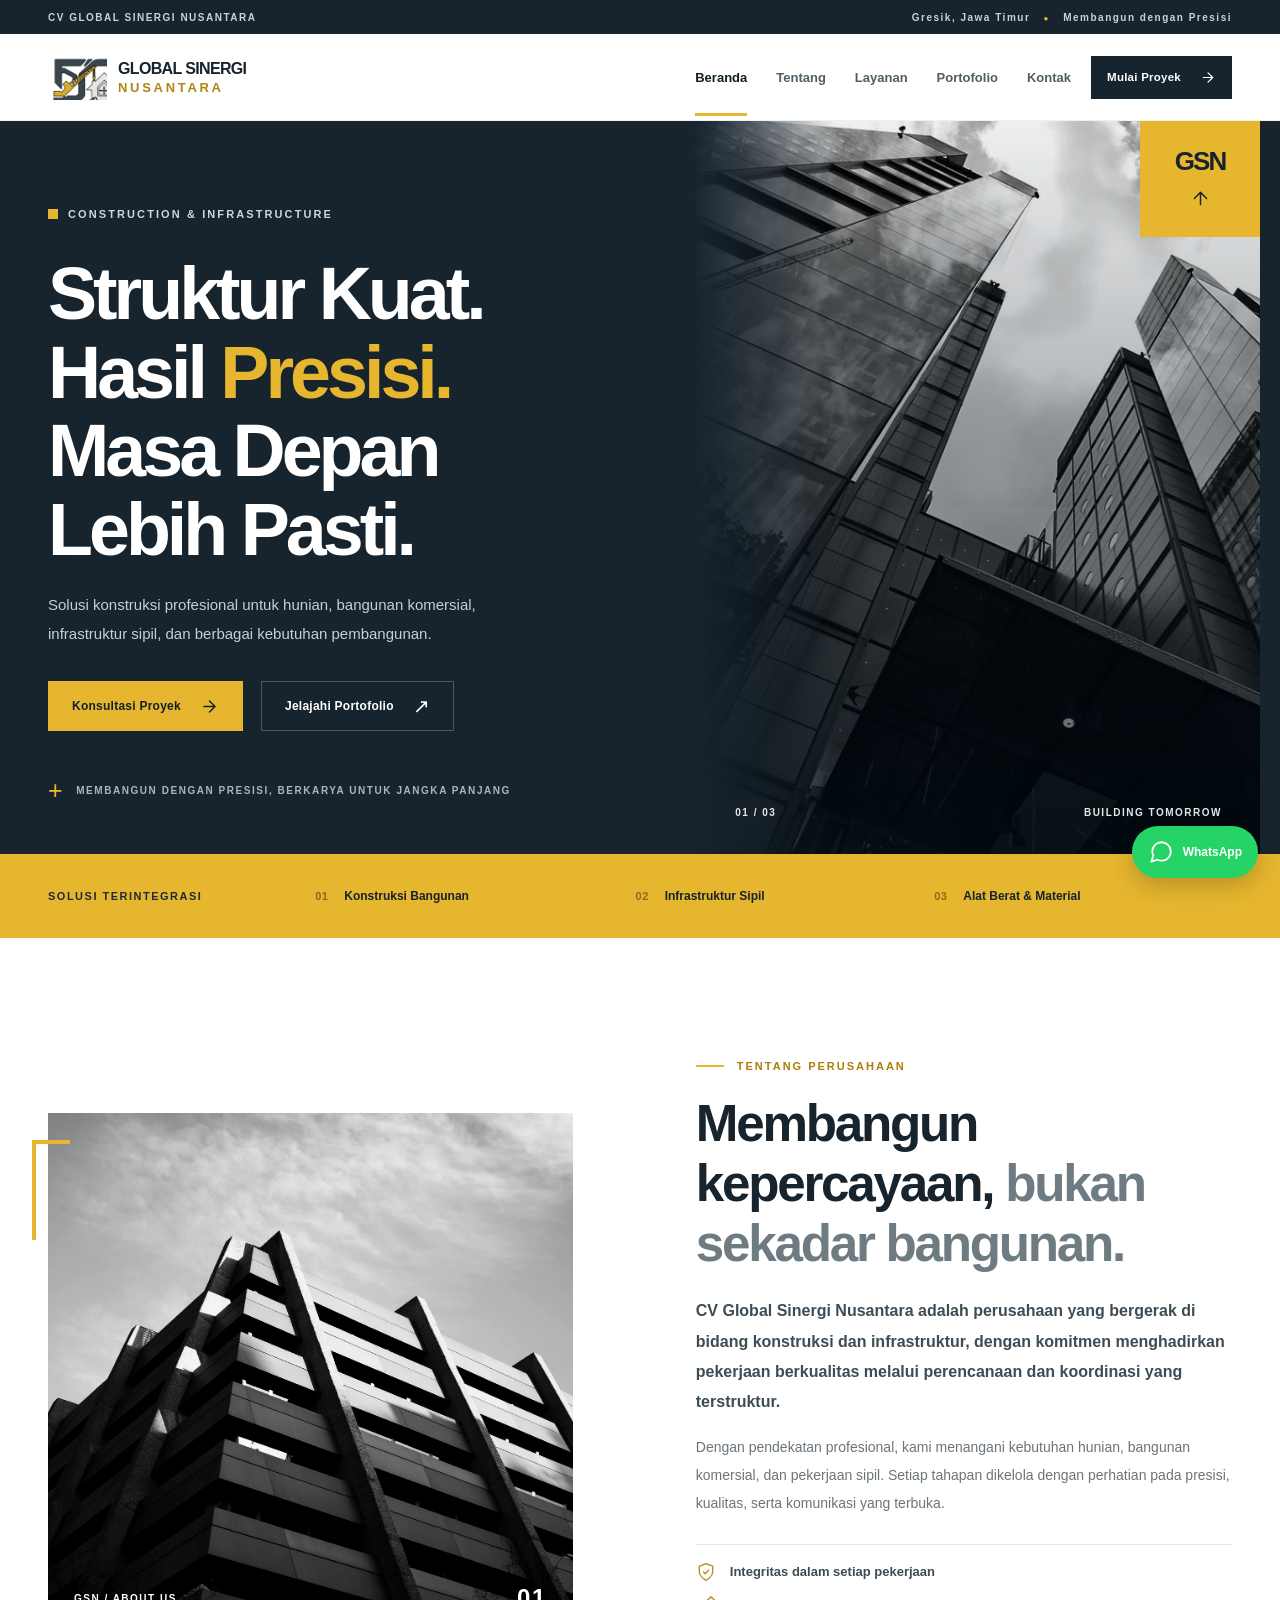
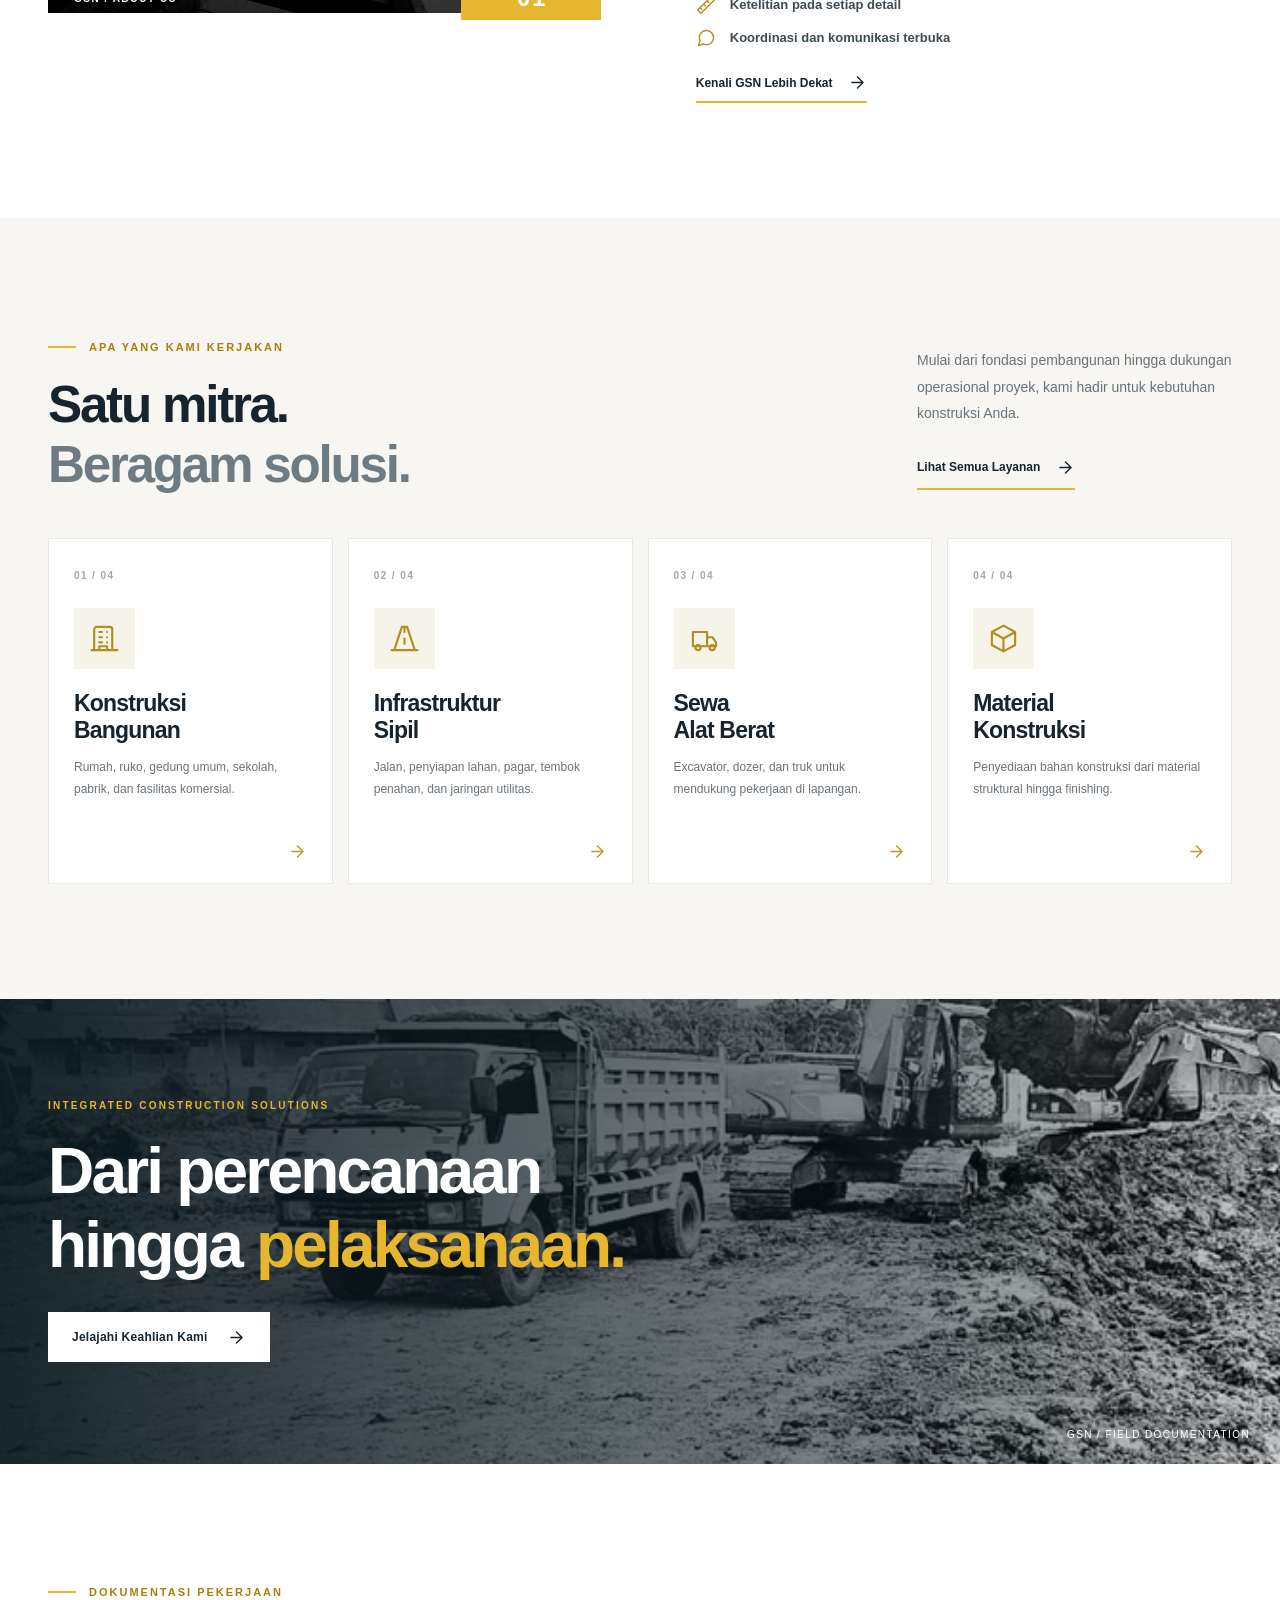
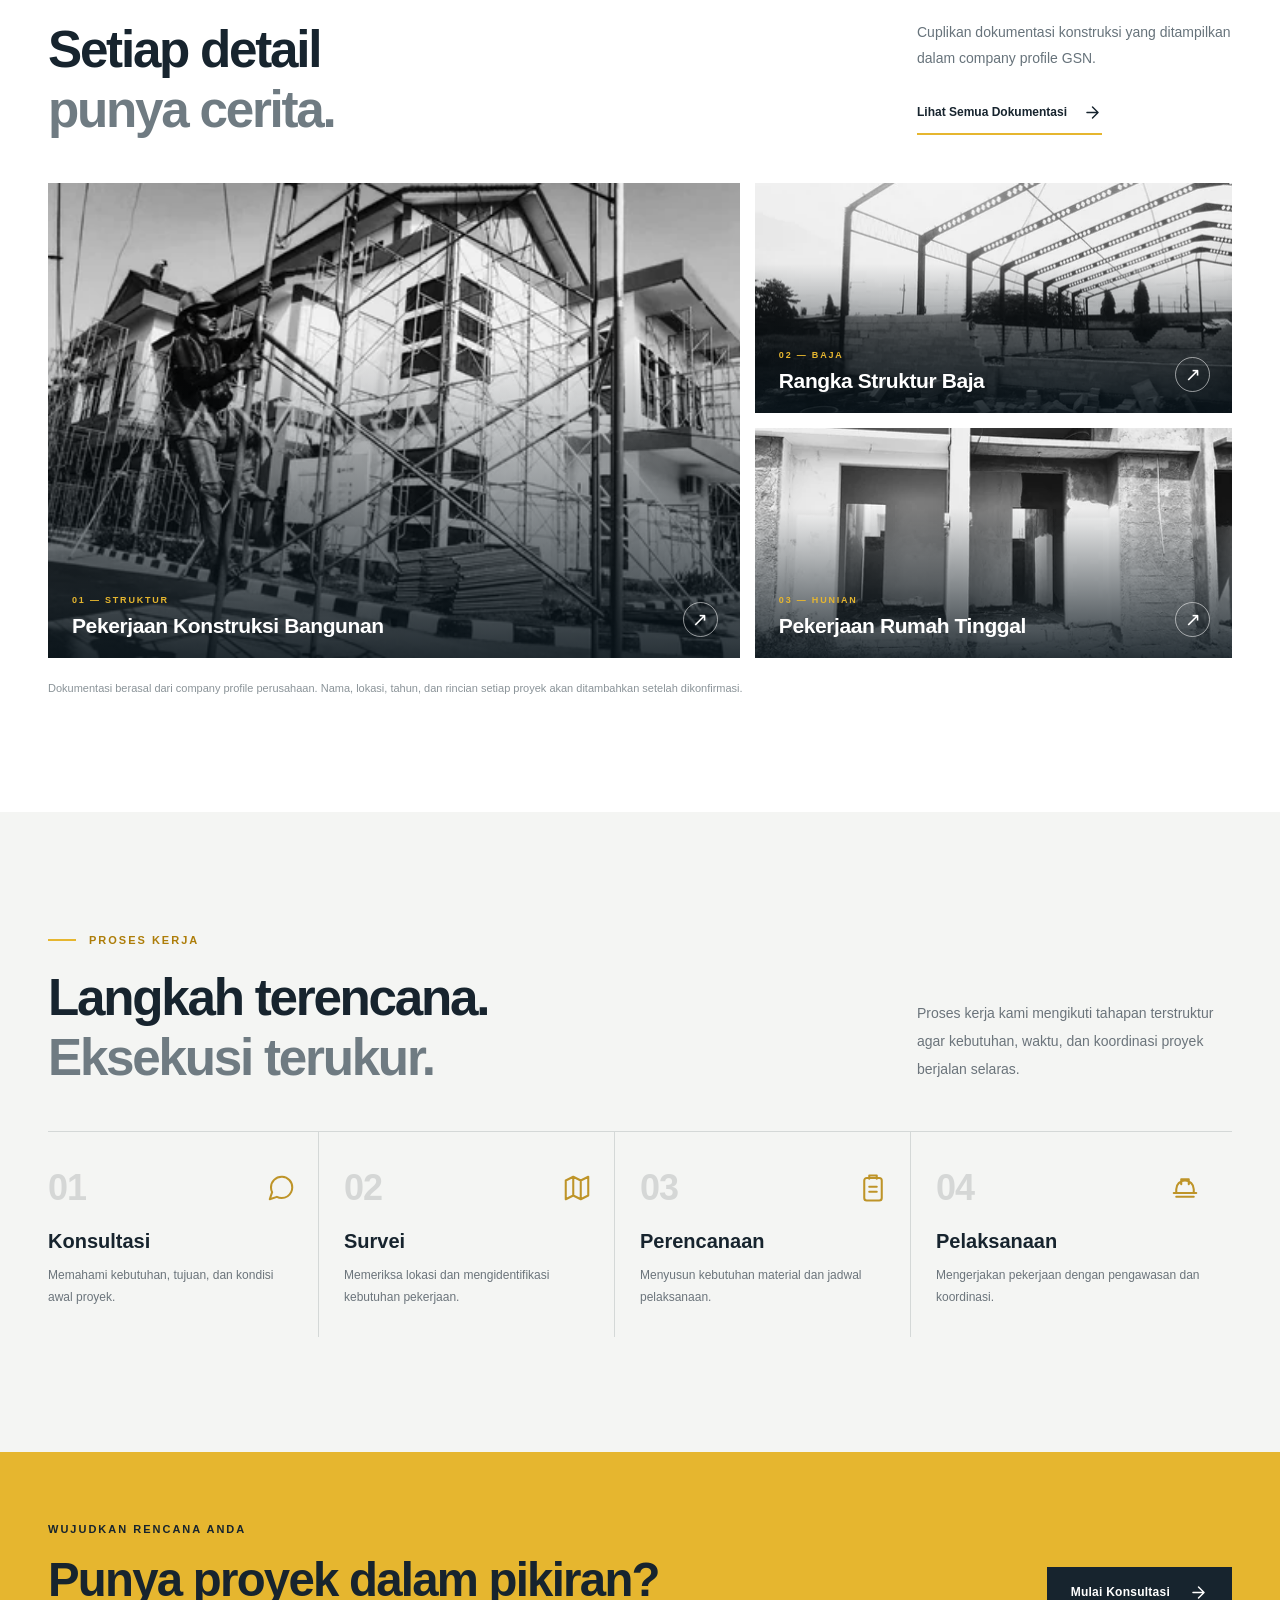
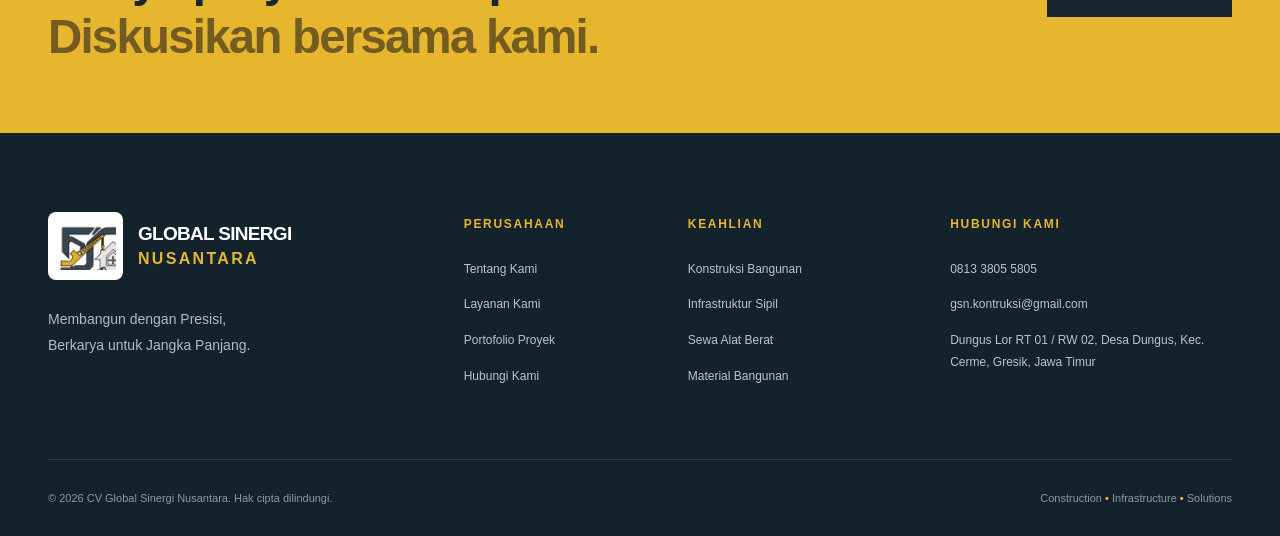
<file: public/index.html>
<!doctype html><html lang="id"><head><meta charset="utf-8"><meta name="viewport" content="width=device-width, initial-scale=1"><meta name="theme-color" content="#17232d"><meta name="description" content="CV Global Sinergi Nusantara menyediakan layanan konstruksi bangunan, infrastruktur sipil, alat berat, dan material di Gresik, Jawa Timur."><meta name="author" content="CV Global Sinergi Nusantara"><meta property="og:type" content="website"><meta property="og:locale" content="id_ID"><meta property="og:title" content="GSN — Konstruksi &amp; Infrastruktur Profesional"><meta property="og:description" content="CV Global Sinergi Nusantara menyediakan layanan konstruksi bangunan, infrastruktur sipil, alat berat, dan material di Gresik, Jawa Timur."><meta property="og:image" content="https://gsn-company-profile.pages.dev/assets/hero-building.webp"><title>GSN — Konstruksi &amp; Infrastruktur Profesional</title><link rel="canonical" href="https://gsn-company-profile.pages.dev/"><meta property="og:url" content="https://gsn-company-profile.pages.dev/"><link rel="icon" type="image/png" href="assets/favicon.png"><link rel="apple-touch-icon" href="assets/apple-touch-icon.png"><link rel="manifest" href="site.webmanifest"><link rel="stylesheet" href="styles.css"><script type="application/ld+json">{"@context": "https://schema.org", "@type": "GeneralContractor", "name": "CV Global Sinergi Nusantara", "description": "Perusahaan konstruksi, infrastruktur sipil, sewa alat berat dan material bangunan di Gresik, Jawa Timur.", "telephone": "+62-813-3805-5805", "email": "gsn.kontruksi@gmail.com", "address": {"@type": "PostalAddress", "streetAddress": "Dungus Lor RT 01 / RW 02, Desa Dungus, Kecamatan Cerme", "addressLocality": "Gresik", "addressRegion": "Jawa Timur", "addressCountry": "ID"}, "areaServed": {"@type": "Country", "name": "Indonesia"}}</script><script defer src="script.js"></script></head><body><div class="topbar"><div class="container topbar-inner"><span>CV GLOBAL SINERGI NUSANTARA</span><span>Gresik, Jawa Timur <span class="topbar-dot">●</span> Membangun dengan Presisi</span></div></div>
 <header class="site-header" id="site-header"><div class="container nav-shell">
 <a class="brand" href="index.html" aria-label="Global Sinergi Nusantara - Beranda"><span class="brand-icon"><img src="assets/gsn-mark.png" alt="" width="53" height="47"></span><span class="brand-word"><strong>GLOBAL SINERGI</strong><em>NUSANTARA</em></span></a>
 <nav class="desktop-nav" aria-label="Navigasi utama"><a class="nav-link active" href="index.html" aria-current="page">Beranda</a><a class="nav-link " href="tentang.html" >Tentang</a><a class="nav-link " href="layanan.html" >Layanan</a><a class="nav-link " href="portofolio.html" >Portofolio</a><a class="nav-link " href="kontak.html" >Kontak</a></nav>
 <a class="btn btn-navy nav-cta" href="kontak.html">Mulai Proyek <svg viewBox="0 0 24 24" width="19" height="19" fill="none" stroke="currentColor" stroke-width="1.8" stroke-linecap="round" stroke-linejoin="round" aria-hidden="true"><path d="M5 12h14M12 5l7 7-7 7"/></svg></a>
 <button class="menu-toggle" type="button" aria-expanded="false" aria-controls="mobile-nav" aria-label="Buka menu"><span></span><span></span><span></span></button>
 </div><nav class="mobile-nav" id="mobile-nav" aria-label="Navigasi ponsel"><a class="nav-link active" href="index.html" aria-current="page">Beranda</a><a class="nav-link " href="tentang.html" >Tentang</a><a class="nav-link " href="layanan.html" >Layanan</a><a class="nav-link " href="portofolio.html" >Portofolio</a><a class="nav-link " href="kontak.html" >Kontak</a><a class="mobile-contact" href="kontak.html">Konsultasi Proyek <svg viewBox="0 0 24 24" width="19" height="19" fill="none" stroke="currentColor" stroke-width="1.8" stroke-linecap="round" stroke-linejoin="round" aria-hidden="true"><path d="M5 12h14M12 5l7 7-7 7"/></svg></a></nav></header><main id="main-content">
<section class="hero hero-home"><div class="hero-grid"></div><div class="container hero-inner">
<div class="hero-copy"><div class="hero-indicator"><span class="gold-square"></span> CONSTRUCTION &amp; INFRASTRUCTURE</div><h1>Struktur Kuat.<br>Hasil <span>Presisi.</span><br>Masa Depan<br>Lebih Pasti.</h1><p>Solusi konstruksi profesional untuk hunian, bangunan komersial, infrastruktur sipil, dan berbagai kebutuhan pembangunan.</p><div class="hero-actions"><a class="btn btn-gold" href="kontak.html">Konsultasi Proyek <svg viewBox="0 0 24 24" width="19" height="19" fill="none" stroke="currentColor" stroke-width="1.8" stroke-linecap="round" stroke-linejoin="round" aria-hidden="true"><path d="M5 12h14M12 5l7 7-7 7"/></svg></a><a class="btn btn-hero-ghost" href="portofolio.html">Jelajahi Portofolio <span>↗</span></a></div><div class="hero-foot"><span class="tiny-plus">+</span> MEMBANGUN DENGAN PRESISI, BERKARYA UNTUK JANGKA PANJANG</div></div>
<div class="hero-visual"><div class="hero-img" role="img" aria-label="Visual arsitektur bangunan modern dari company profile GSN"></div><div class="hero-picture-overlay"><span class="photo-index">01 / 03</span><span>BUILDING TOMORROW</span></div><div class="hero-yellow-box"><span>GSN</span><span><svg width="21" height="21" viewBox="0 0 24 24" fill="none" stroke="currentColor" stroke-width="1.65" stroke-linecap="round" stroke-linejoin="round" aria-hidden="true"><path d="M12 19V5M5 12l7-7 7 7"/></svg></span></div></div></div><div class="hero-side-text">GLOBAL SINERGI NUSANTARA — BUILT WITH PURPOSE</div></section>
<section class="focus-strip"><div class="container focus-strip-inner"><span class="focus-lead">SOLUSI TERINTEGRASI</span><span>01 <strong>Konstruksi Bangunan</strong></span><span>02 <strong>Infrastruktur Sipil</strong></span><span>03 <strong>Alat Berat &amp; Material</strong></span></div></section>
<section class="section section-about" id="tentang"><div class="container two-col about-grid"><div class="about-visual reveal"><div class="about-image"><img src="assets/about-building.webp" loading="lazy" alt="Visual gedung bertingkat dari company profile GSN" width="950" height="635"></div><div class="about-cut"></div><div class="about-caption"><span>GSN / ABOUT US</span><strong>01</strong></div><div class="visual-outline"></div></div><div class="about-copy reveal"><span class="eyebrow"><span class="eyebrow-line"></span>TENTANG PERUSAHAAN</span><h2 class="section-title">Membangun kepercayaan, <span class="accent-underline">bukan sekadar bangunan.</span></h2><p class="lead">CV Global Sinergi Nusantara adalah perusahaan yang bergerak di bidang konstruksi dan infrastruktur, dengan komitmen menghadirkan pekerjaan berkualitas melalui perencanaan dan koordinasi yang terstruktur.</p><p>Dengan pendekatan profesional, kami menangani kebutuhan hunian, bangunan komersial, dan pekerjaan sipil. Setiap tahapan dikelola dengan perhatian pada presisi, kualitas, serta komunikasi yang terbuka.</p><div class="value-points"><div><svg width="24" height="24" viewBox="0 0 24 24" fill="none" stroke="currentColor" stroke-width="1.65" stroke-linecap="round" stroke-linejoin="round" aria-hidden="true"><path d="M12 22s8-4 8-10V5l-8-3-8 3v7c0 6 8 10 8 10Z"/><path d="m9 12 2 2 4-4"/></svg><span>Integritas dalam setiap pekerjaan</span></div><div><svg width="24" height="24" viewBox="0 0 24 24" fill="none" stroke="currentColor" stroke-width="1.65" stroke-linecap="round" stroke-linejoin="round" aria-hidden="true"><path d="m2 18 16-16 4 4L6 22l-4-4zM9 11l2 2m2-6 2 2m-10 6 2 2"/></svg><span>Ketelitian pada setiap detail</span></div><div><svg width="24" height="24" viewBox="0 0 24 24" fill="none" stroke="currentColor" stroke-width="1.65" stroke-linecap="round" stroke-linejoin="round" aria-hidden="true"><path d="M21 11.5a8.4 8.4 0 0 1-.9 3.8A8.5 8.5 0 0 1 12.5 20a8.4 8.4 0 0 1-3.8-.9L3 21l1.9-5.7A8.4 8.4 0 0 1 4 11.5 8.5 8.5 0 0 1 12.5 3H13a8.5 8.5 0 0 1 8 8.5z"/></svg><span>Koordinasi dan komunikasi terbuka</span></div></div><a href="tentang.html" class="text-link">Kenali GSN Lebih Dekat <svg viewBox="0 0 24 24" width="19" height="19" fill="none" stroke="currentColor" stroke-width="1.8" stroke-linecap="round" stroke-linejoin="round" aria-hidden="true"><path d="M5 12h14M12 5l7 7-7 7"/></svg></a></div></div></section>
<section class="section services-section" id="layanan"><div class="container"><div class="section-top reveal"><div><span class="eyebrow"><span class="eyebrow-line"></span>APA YANG KAMI KERJAKAN</span><h2 class="section-title">Satu mitra.<br><span>Beragam solusi.</span></h2></div><div class="section-top-aside"><p>Mulai dari fondasi pembangunan hingga dukungan operasional proyek, kami hadir untuk kebutuhan konstruksi Anda.</p><a class="text-link" href="layanan.html">Lihat Semua Layanan <svg viewBox="0 0 24 24" width="19" height="19" fill="none" stroke="currentColor" stroke-width="1.8" stroke-linecap="round" stroke-linejoin="round" aria-hidden="true"><path d="M5 12h14M12 5l7 7-7 7"/></svg></a></div></div><div class="service-grid">
<a class="service-card reveal" href="layanan.html#konstruksi"><span class="service-card-num">01 / 04</span><span class="service-icon"><svg width="31" height="31" viewBox="0 0 24 24" fill="none" stroke="currentColor" stroke-width="1.65" stroke-linecap="round" stroke-linejoin="round" aria-hidden="true"><path d="M4 21V5a2 2 0 0 1 2-2h10a2 2 0 0 1 2 2v16M2 21h20M8 7h2m4 0h0M8 11h2m4 0h0M8 15h2m4 0h0M8 21v-3h6v3"/></svg></span><h3>Konstruksi<br>Bangunan</h3><p>Rumah, ruko, gedung umum, sekolah, pabrik, dan fasilitas komersial.</p><span class="service-arrow"><svg viewBox="0 0 24 24" width="19" height="19" fill="none" stroke="currentColor" stroke-width="1.8" stroke-linecap="round" stroke-linejoin="round" aria-hidden="true"><path d="M5 12h14M12 5l7 7-7 7"/></svg></span></a>
<a class="service-card reveal" href="layanan.html#infrastruktur"><span class="service-card-num">02 / 04</span><span class="service-icon"><svg width="31" height="31" viewBox="0 0 24 24" fill="none" stroke="currentColor" stroke-width="1.65" stroke-linecap="round" stroke-linejoin="round" aria-hidden="true"><path d="M4 21 10 3h4l6 18M12 3v4m0 5v4m0 5v0M2 21h20"/></svg></span><h3>Infrastruktur<br>Sipil</h3><p>Jalan, penyiapan lahan, pagar, tembok penahan, dan jaringan utilitas.</p><span class="service-arrow"><svg viewBox="0 0 24 24" width="19" height="19" fill="none" stroke="currentColor" stroke-width="1.8" stroke-linecap="round" stroke-linejoin="round" aria-hidden="true"><path d="M5 12h14M12 5l7 7-7 7"/></svg></span></a>
<a class="service-card reveal" href="layanan.html#alat-berat"><span class="service-card-num">03 / 04</span><span class="service-icon"><svg width="31" height="31" viewBox="0 0 24 24" fill="none" stroke="currentColor" stroke-width="1.65" stroke-linecap="round" stroke-linejoin="round" aria-hidden="true"><path d="M3 7h11v11H3zM14 11h4l3 4v3h-7M7 21a2 2 0 1 0 0-4 2 2 0 0 0 0 4zm11 0a2 2 0 1 0 0-4 2 2 0 0 0 0 4z"/></svg></span><h3>Sewa<br>Alat Berat</h3><p>Excavator, dozer, dan truk untuk mendukung pekerjaan di lapangan.</p><span class="service-arrow"><svg viewBox="0 0 24 24" width="19" height="19" fill="none" stroke="currentColor" stroke-width="1.8" stroke-linecap="round" stroke-linejoin="round" aria-hidden="true"><path d="M5 12h14M12 5l7 7-7 7"/></svg></span></a>
<a class="service-card reveal" href="layanan.html#material"><span class="service-card-num">04 / 04</span><span class="service-icon"><svg width="31" height="31" viewBox="0 0 24 24" fill="none" stroke="currentColor" stroke-width="1.65" stroke-linecap="round" stroke-linejoin="round" aria-hidden="true"><path d="m12 2 9 5v10l-9 5-9-5V7l9-5zm-9 5 9 5 9-5m-9 5v10"/></svg></span><h3>Material<br>Konstruksi</h3><p>Penyediaan bahan konstruksi dari material struktural hingga finishing.</p><span class="service-arrow"><svg viewBox="0 0 24 24" width="19" height="19" fill="none" stroke="currentColor" stroke-width="1.8" stroke-linecap="round" stroke-linejoin="round" aria-hidden="true"><path d="M5 12h14M12 5l7 7-7 7"/></svg></span></a>
</div></div></section>
<section class="full-bleed-feature"><div class="full-image" role="img" aria-label="Dokumentasi penyiapan lahan dengan alat berat dari company profile GSN"></div><div class="container full-feature-content"><div class="feature-label">INTEGRATED CONSTRUCTION SOLUTIONS</div><div class="feature-quote">Dari perencanaan<br>hingga <span>pelaksanaan.</span></div><a href="layanan.html#infrastruktur" class="btn btn-white">Jelajahi Keahlian Kami <svg viewBox="0 0 24 24" width="19" height="19" fill="none" stroke="currentColor" stroke-width="1.8" stroke-linecap="round" stroke-linejoin="round" aria-hidden="true"><path d="M5 12h14M12 5l7 7-7 7"/></svg></a></div><div class="feature-index">GSN / FIELD DOCUMENTATION</div></section>
<section class="section portfolio-section" id="portofolio"><div class="container"><div class="section-top reveal"><div><span class="eyebrow"><span class="eyebrow-line"></span>DOKUMENTASI PEKERJAAN</span><h2 class="section-title">Setiap detail<br><span>punya cerita.</span></h2></div><div class="section-top-aside"><p>Cuplikan dokumentasi konstruksi yang ditampilkan dalam company profile GSN.</p><a class="text-link" href="portofolio.html">Lihat Semua Dokumentasi <svg viewBox="0 0 24 24" width="19" height="19" fill="none" stroke="currentColor" stroke-width="1.8" stroke-linecap="round" stroke-linejoin="round" aria-hidden="true"><path d="M5 12h14M12 5l7 7-7 7"/></svg></a></div></div><div class="featured-portfolio">
<a href="portofolio.html" class="featured-item large reveal"><img src="assets/gallery10.webp" loading="lazy" alt="Dokumentasi pengerjaan struktur bangunan"/><div class="feature-photo-info"><span>01 — STRUKTUR</span><strong>Pekerjaan Konstruksi Bangunan</strong><span class="circle-arrow">↗</span></div></a>
<a href="portofolio.html" class="featured-item reveal"><img src="assets/gallery2.webp" loading="lazy" alt="Dokumentasi rangka konstruksi baja"/><div class="feature-photo-info"><span>02 — BAJA</span><strong>Rangka Struktur Baja</strong><span class="circle-arrow">↗</span></div></a>
<a href="portofolio.html" class="featured-item reveal"><img src="assets/gallery4.webp" loading="lazy" alt="Dokumentasi pembangunan rumah"/><div class="feature-photo-info"><span>03 — HUNIAN</span><strong>Pekerjaan Rumah Tinggal</strong><span class="circle-arrow">↗</span></div></a>
</div><p class="portfolio-note">Dokumentasi berasal dari company profile perusahaan. Nama, lokasi, tahun, dan rincian setiap proyek akan ditambahkan setelah dikonfirmasi.</p></div></section>
<section class="section approach-section"><div class="container"><div class="section-top reveal"><div><span class="eyebrow"><span class="eyebrow-line"></span>PROSES KERJA</span><h2 class="section-title">Langkah terencana.<br><span>Eksekusi terukur.</span></h2></div><p class="section-top-aside">Proses kerja kami mengikuti tahapan terstruktur agar kebutuhan, waktu, dan koordinasi proyek berjalan selaras.</p></div><div class="steps-grid">
<div class="step reveal"><div class="step-top"><span>01</span><svg width="30" height="30" viewBox="0 0 24 24" fill="none" stroke="currentColor" stroke-width="1.65" stroke-linecap="round" stroke-linejoin="round" aria-hidden="true"><path d="M21 11.5a8.4 8.4 0 0 1-.9 3.8A8.5 8.5 0 0 1 12.5 20a8.4 8.4 0 0 1-3.8-.9L3 21l1.9-5.7A8.4 8.4 0 0 1 4 11.5 8.5 8.5 0 0 1 12.5 3H13a8.5 8.5 0 0 1 8 8.5z"/></svg></div><h3>Konsultasi</h3><p>Memahami kebutuhan, tujuan, dan kondisi awal proyek.</p></div>
<div class="step reveal"><div class="step-top"><span>02</span><svg width="30" height="30" viewBox="0 0 24 24" fill="none" stroke="currentColor" stroke-width="1.65" stroke-linecap="round" stroke-linejoin="round" aria-hidden="true"><path d="m3 6 6-3 6 3 6-3v15l-6 3-6-3-6 3V6Zm6-3v15m6-12v15"/></svg></div><h3>Survei</h3><p>Memeriksa lokasi dan mengidentifikasi kebutuhan pekerjaan.</p></div>
<div class="step reveal"><div class="step-top"><span>03</span><svg width="30" height="30" viewBox="0 0 24 24" fill="none" stroke="currentColor" stroke-width="1.65" stroke-linecap="round" stroke-linejoin="round" aria-hidden="true"><rect x="5" y="4" width="14" height="18" rx="2"/><path d="M9 4.5V2h6v2.5M9 11h6m-6 4h6"/></svg></div><h3>Perencanaan</h3><p>Menyusun kebutuhan material dan jadwal pelaksanaan.</p></div>
<div class="step reveal"><div class="step-top"><span>04</span><svg width="30" height="30" viewBox="0 0 24 24" fill="none" stroke="currentColor" stroke-width="1.65" stroke-linecap="round" stroke-linejoin="round" aria-hidden="true"><path d="M3 16h18M5 16v-3a7 7 0 0 1 14 0v3M9 9V5h6v4M5 19h14"/></svg></div><h3>Pelaksanaan</h3><p>Mengerjakan pekerjaan dengan pengawasan dan koordinasi.</p></div>
</div></div></section>
<section class="cta-band"><div class="container cta-band-inner"><div><span>WUJUDKAN RENCANA ANDA</span><h2>Punya proyek dalam pikiran?<br><em>Diskusikan bersama kami.</em></h2></div><a href="kontak.html" class="btn btn-dark-gold">Mulai Konsultasi <svg viewBox="0 0 24 24" width="19" height="19" fill="none" stroke="currentColor" stroke-width="1.8" stroke-linecap="round" stroke-linejoin="round" aria-hidden="true"><path d="M5 12h14M12 5l7 7-7 7"/></svg></a></div></section>
</main><footer class="footer"><div class="container"><div class="footer-top"><div class="footer-summary"><a href="index.html" class="footer-brand"><span class="footer-brand-mark"><img src="assets/gsn-mark.png" width="66" height="60" alt=""></span><span><strong>GLOBAL SINERGI</strong><em>NUSANTARA</em></span></a><p>Membangun dengan Presisi,<br>Berkarya untuk Jangka Panjang.</p></div><div class="footer-col"><h3>Perusahaan</h3><a href="tentang.html">Tentang Kami</a><a href="layanan.html">Layanan Kami</a><a href="portofolio.html">Portofolio Proyek</a><a href="kontak.html">Hubungi Kami</a></div><div class="footer-col"><h3>Keahlian</h3><a href="layanan.html#konstruksi">Konstruksi Bangunan</a><a href="layanan.html#infrastruktur">Infrastruktur Sipil</a><a href="layanan.html#alat-berat">Sewa Alat Berat</a><a href="layanan.html#material">Material Bangunan</a></div><div class="footer-col footer-address"><h3>Hubungi Kami</h3><a href="tel:+6281338055805">0813 3805 5805</a><a href="mailto:gsn.kontruksi@gmail.com">gsn.kontruksi@gmail.com</a><span>Dungus Lor RT 01 / RW 02, Desa Dungus, Kec. Cerme, Gresik, Jawa Timur</span></div></div><div class="footer-bottom"><span>© 2026 CV Global Sinergi Nusantara. Hak cipta dilindungi.</span><span>Construction <b>•</b> Infrastructure <b>•</b> Solutions</span></div></div></footer>
 <a class="floating-wa" href="https://wa.me/6281338055805?text=Halo%20GSN%2C%20saya%20ingin%20berkonsultasi%20mengenai%20proyek." target="_blank" rel="noopener noreferrer" aria-label="Konsultasi lewat WhatsApp"><svg width="26" height="26" viewBox="0 0 24 24" fill="none" stroke="currentColor" stroke-width="1.65" stroke-linecap="round" stroke-linejoin="round" aria-hidden="true"><path d="M21 11.5a8.4 8.4 0 0 1-.9 3.8A8.5 8.5 0 0 1 12.5 20a8.4 8.4 0 0 1-3.8-.9L3 21l1.9-5.7A8.4 8.4 0 0 1 4 11.5 8.5 8.5 0 0 1 12.5 3H13a8.5 8.5 0 0 1 8 8.5z"/></svg><span>WhatsApp</span></a>
 <button class="to-top" type="button" aria-label="Kembali ke atas"><svg width="20" height="20" viewBox="0 0 24 24" fill="none" stroke="currentColor" stroke-width="1.65" stroke-linecap="round" stroke-linejoin="round" aria-hidden="true"><path d="M12 19V5M5 12l7-7 7 7"/></svg></button></body></html>
</file>
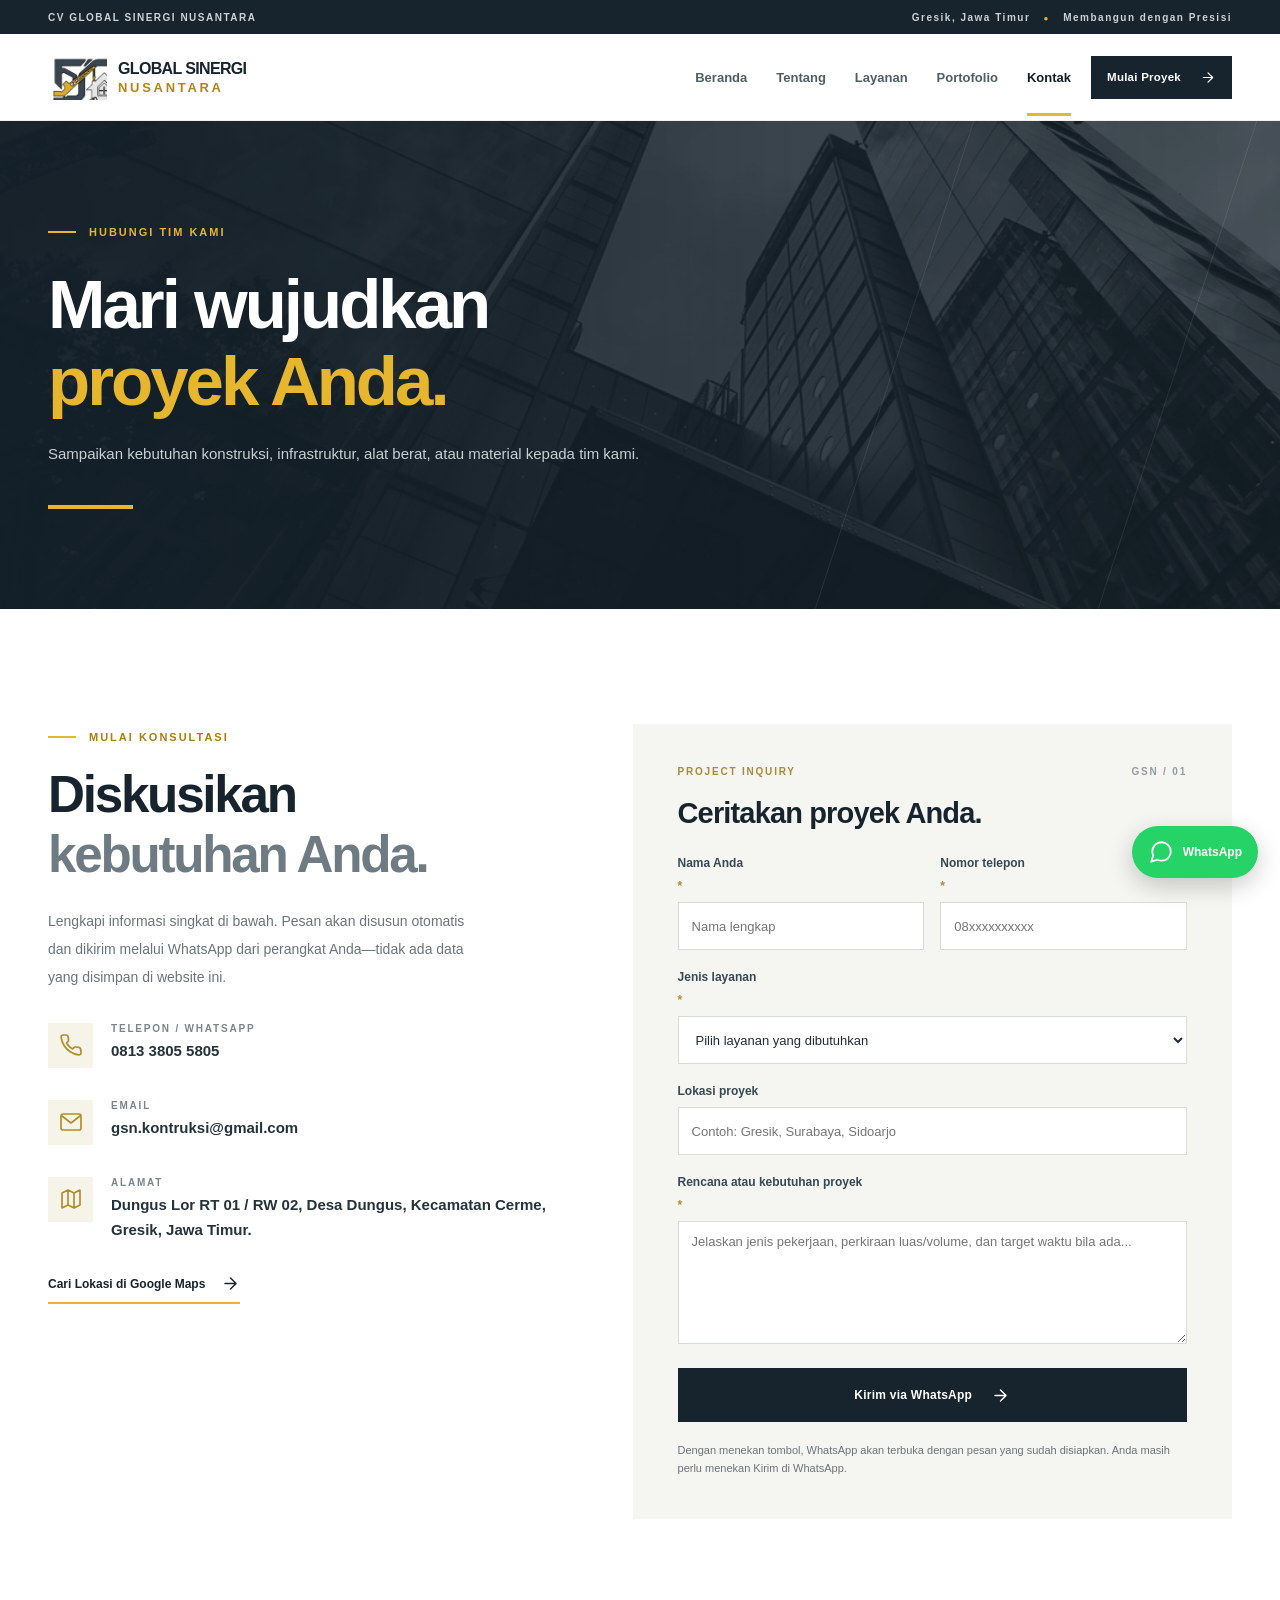
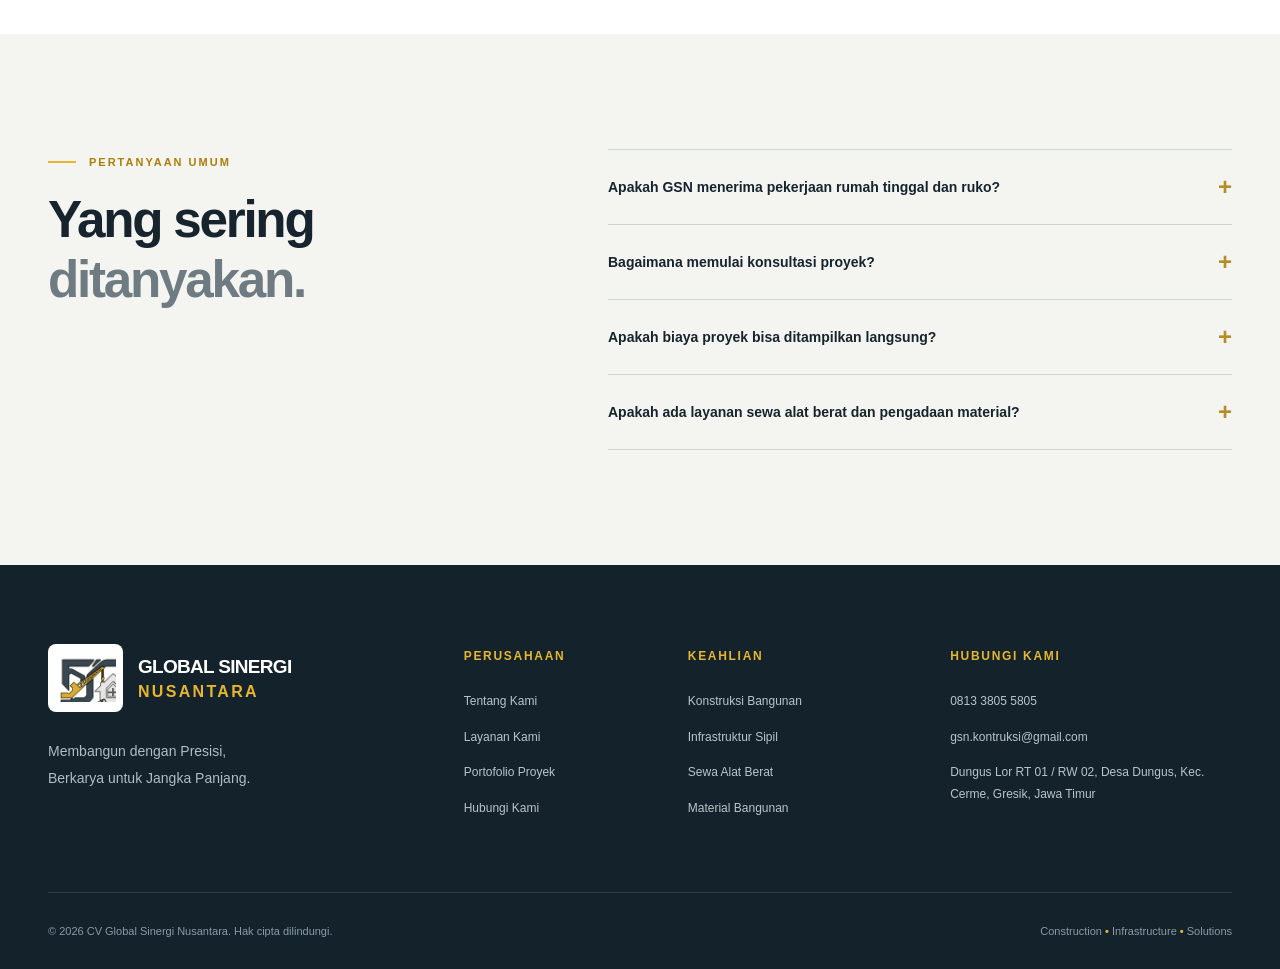
<file: public/kontak.html>
<!doctype html><html lang="id"><head><meta charset="utf-8"><meta name="viewport" content="width=device-width, initial-scale=1"><meta name="theme-color" content="#17232d"><meta name="description" content="Hubungi GSN untuk konsultasi konstruksi, permintaan penawaran proyek, alat berat, dan material di Gresik."><meta name="author" content="CV Global Sinergi Nusantara"><meta property="og:type" content="website"><meta property="og:locale" content="id_ID"><meta property="og:title" content="Hubungi Kami | CV Global Sinergi Nusantara"><meta property="og:description" content="Hubungi GSN untuk konsultasi konstruksi, permintaan penawaran proyek, alat berat, dan material di Gresik."><meta property="og:image" content="https://gsn-company-profile.pages.dev/assets/hero-building.webp"><title>Hubungi Kami | CV Global Sinergi Nusantara</title><link rel="canonical" href="https://gsn-company-profile.pages.dev/kontak.html"><meta property="og:url" content="https://gsn-company-profile.pages.dev/kontak.html"><link rel="icon" type="image/png" href="assets/favicon.png"><link rel="apple-touch-icon" href="assets/apple-touch-icon.png"><link rel="manifest" href="site.webmanifest"><link rel="stylesheet" href="styles.css"><script type="application/ld+json">{"@context": "https://schema.org", "@type": "GeneralContractor", "name": "CV Global Sinergi Nusantara", "description": "Perusahaan konstruksi, infrastruktur sipil, sewa alat berat dan material bangunan di Gresik, Jawa Timur.", "telephone": "+62-813-3805-5805", "email": "gsn.kontruksi@gmail.com", "address": {"@type": "PostalAddress", "streetAddress": "Dungus Lor RT 01 / RW 02, Desa Dungus, Kecamatan Cerme", "addressLocality": "Gresik", "addressRegion": "Jawa Timur", "addressCountry": "ID"}, "areaServed": {"@type": "Country", "name": "Indonesia"}}</script><script defer src="script.js"></script></head><body><div class="topbar"><div class="container topbar-inner"><span>CV GLOBAL SINERGI NUSANTARA</span><span>Gresik, Jawa Timur <span class="topbar-dot">●</span> Membangun dengan Presisi</span></div></div>
 <header class="site-header" id="site-header"><div class="container nav-shell">
 <a class="brand" href="index.html" aria-label="Global Sinergi Nusantara - Beranda"><span class="brand-icon"><img src="assets/gsn-mark.png" alt="" width="53" height="47"></span><span class="brand-word"><strong>GLOBAL SINERGI</strong><em>NUSANTARA</em></span></a>
 <nav class="desktop-nav" aria-label="Navigasi utama"><a class="nav-link " href="index.html" >Beranda</a><a class="nav-link " href="tentang.html" >Tentang</a><a class="nav-link " href="layanan.html" >Layanan</a><a class="nav-link " href="portofolio.html" >Portofolio</a><a class="nav-link active" href="kontak.html" aria-current="page">Kontak</a></nav>
 <a class="btn btn-navy nav-cta" href="kontak.html">Mulai Proyek <svg viewBox="0 0 24 24" width="19" height="19" fill="none" stroke="currentColor" stroke-width="1.8" stroke-linecap="round" stroke-linejoin="round" aria-hidden="true"><path d="M5 12h14M12 5l7 7-7 7"/></svg></a>
 <button class="menu-toggle" type="button" aria-expanded="false" aria-controls="mobile-nav" aria-label="Buka menu"><span></span><span></span><span></span></button>
 </div><nav class="mobile-nav" id="mobile-nav" aria-label="Navigasi ponsel"><a class="nav-link " href="index.html" >Beranda</a><a class="nav-link " href="tentang.html" >Tentang</a><a class="nav-link " href="layanan.html" >Layanan</a><a class="nav-link " href="portofolio.html" >Portofolio</a><a class="nav-link active" href="kontak.html" aria-current="page">Kontak</a><a class="mobile-contact" href="kontak.html">Konsultasi Proyek <svg viewBox="0 0 24 24" width="19" height="19" fill="none" stroke="currentColor" stroke-width="1.8" stroke-linecap="round" stroke-linejoin="round" aria-hidden="true"><path d="M5 12h14M12 5l7 7-7 7"/></svg></a></nav></header><main id="main-content"><section class="page-hero "><div class="container"><div class="page-hero-inner"><span class="eyebrow"><span class="eyebrow-line"></span>HUBUNGI TIM KAMI</span><h1>Mari wujudkan<br><span class="text-gold">proyek Anda.</span></h1><p>Sampaikan kebutuhan konstruksi, infrastruktur, alat berat, atau material kepada tim kami.</p><span class="page-hero-rule"></span></div></div></section>
<section class="section"><div class="container contact-layout"><div class="contact-aside reveal"><span class="eyebrow"><span class="eyebrow-line"></span>MULAI KONSULTASI</span><h2 class="section-title">Diskusikan<br><span>kebutuhan Anda.</span></h2><p>Lengkapi informasi singkat di bawah. Pesan akan disusun otomatis dan dikirim melalui WhatsApp dari perangkat Anda—tidak ada data yang disimpan di website ini.</p><div class="contact-method"><span><svg width="24" height="24" viewBox="0 0 24 24" fill="none" stroke="currentColor" stroke-width="1.65" stroke-linecap="round" stroke-linejoin="round" aria-hidden="true"><path d="M22 16.9v3a2 2 0 0 1-2.2 2 19.8 19.8 0 0 1-8.6-3.1 19.5 19.5 0 0 1-6-6A19.8 19.8 0 0 1 2.1 4.2 2 2 0 0 1 4.1 2h3a2 2 0 0 1 2 1.7L9.5 7a2 2 0 0 1-.6 1.7L7.5 10a16 16 0 0 0 6 6l1.3-1.4a2 2 0 0 1 1.7-.6l3.3.4a2 2 0 0 1 1.7 2.5z"/></svg></span><div><small>TELEPON / WHATSAPP</small><a href="https://wa.me/6281338055805" target="_blank" rel="noopener noreferrer">0813 3805 5805</a></div></div><div class="contact-method"><span><svg width="24" height="24" viewBox="0 0 24 24" fill="none" stroke="currentColor" stroke-width="1.65" stroke-linecap="round" stroke-linejoin="round" aria-hidden="true"><rect x="2" y="4" width="20" height="16" rx="2"/><path d="m3 6 9 7 9-7"/></svg></span><div><small>EMAIL</small><a href="mailto:gsn.kontruksi@gmail.com">gsn.kontruksi@gmail.com</a></div></div><div class="contact-method"><span><svg width="24" height="24" viewBox="0 0 24 24" fill="none" stroke="currentColor" stroke-width="1.65" stroke-linecap="round" stroke-linejoin="round" aria-hidden="true"><path d="m3 6 6-3 6 3 6-3v15l-6 3-6-3-6 3V6Zm6-3v15m6-12v15"/></svg></span><div><small>ALAMAT</small><p>Dungus Lor RT 01 / RW 02, Desa Dungus, Kecamatan Cerme, Gresik, Jawa Timur.</p></div></div><a class="text-link" target="_blank" rel="noopener noreferrer" href="https://www.google.com/maps/search/?api=1&query=Dungus+Lor+Desa+Dungus+Cerme+Gresik">Cari Lokasi di Google Maps <svg viewBox="0 0 24 24" width="19" height="19" fill="none" stroke="currentColor" stroke-width="1.8" stroke-linecap="round" stroke-linejoin="round" aria-hidden="true"><path d="M5 12h14M12 5l7 7-7 7"/></svg></a></div><div class="form-card reveal"><div class="form-card-top"><span>PROJECT INQUIRY</span><strong>GSN / 01</strong></div><h3>Ceritakan proyek Anda.</h3><form id="inquiry-form"><div class="form-row"><label>Nama Anda <span>*</span><input type="text" id="name" name="name" placeholder="Nama lengkap" required maxlength="100" autocomplete="name"></label><label>Nomor telepon <span>*</span><input type="tel" id="phone" name="phone" placeholder="08xxxxxxxxxx" required maxlength="24" autocomplete="tel"></label></div><label>Jenis layanan <span>*</span><select id="service" name="service" required><option value="">Pilih layanan yang dibutuhkan</option><option>Konstruksi Bangunan</option><option>Infrastruktur Sipil</option><option>Sewa Excavator / Dozer</option><option>Sewa Truk</option><option>Material Konstruksi</option><option>Konsultasi Lainnya</option></select></label><label>Lokasi proyek<input type="text" id="location" name="location" placeholder="Contoh: Gresik, Surabaya, Sidoarjo" maxlength="160"></label><label>Rencana atau kebutuhan proyek <span>*</span><textarea id="message" name="message" rows="5" placeholder="Jelaskan jenis pekerjaan, perkiraan luas/volume, dan target waktu bila ada..." maxlength="1600" required></textarea></label><button type="submit" class="btn btn-navy form-submit">Kirim via WhatsApp <svg viewBox="0 0 24 24" width="19" height="19" fill="none" stroke="currentColor" stroke-width="1.8" stroke-linecap="round" stroke-linejoin="round" aria-hidden="true"><path d="M5 12h14M12 5l7 7-7 7"/></svg></button><p class="form-helper">Dengan menekan tombol, WhatsApp akan terbuka dengan pesan yang sudah disiapkan. Anda masih perlu menekan Kirim di WhatsApp.</p></form></div></div></section>
<section class="section light-section"><div class="container faq-wrap"><div><span class="eyebrow"><span class="eyebrow-line"></span>PERTANYAAN UMUM</span><h2 class="section-title">Yang sering<br><span>ditanyakan.</span></h2></div><div class="faq-items"><details><summary>Apakah GSN menerima pekerjaan rumah tinggal dan ruko? <span>+</span></summary><p>Ya, hunian, pagar, ruko, serta gedung umum termasuk dalam cakupan layanan konstruksi yang tercantum pada company profile perusahaan.</p></details><details><summary>Bagaimana memulai konsultasi proyek? <span>+</span></summary><p>Anda dapat menghubungi GSN melalui WhatsApp atau mengisi formulir di halaman ini. Tim akan menindaklanjuti kebutuhan serta informasi lokasi dan pekerjaan.</p></details><details><summary>Apakah biaya proyek bisa ditampilkan langsung? <span>+</span></summary><p>Biaya bergantung pada jenis, lokasi, spesifikasi, kebutuhan material, dan hasil survei. Penawaran lebih akurat dapat dibahas setelah informasi proyek diperoleh.</p></details><details><summary>Apakah ada layanan sewa alat berat dan pengadaan material? <span>+</span></summary><p>Ada. Dalam company profile tercantum excavator, dozer, truk, serta kebutuhan material. Ketersediaan dan ketentuan pemesanan perlu dikonfirmasi kepada tim.</p></details></div></div></section></main><footer class="footer"><div class="container"><div class="footer-top"><div class="footer-summary"><a href="index.html" class="footer-brand"><span class="footer-brand-mark"><img src="assets/gsn-mark.png" width="66" height="60" alt=""></span><span><strong>GLOBAL SINERGI</strong><em>NUSANTARA</em></span></a><p>Membangun dengan Presisi,<br>Berkarya untuk Jangka Panjang.</p></div><div class="footer-col"><h3>Perusahaan</h3><a href="tentang.html">Tentang Kami</a><a href="layanan.html">Layanan Kami</a><a href="portofolio.html">Portofolio Proyek</a><a href="kontak.html">Hubungi Kami</a></div><div class="footer-col"><h3>Keahlian</h3><a href="layanan.html#konstruksi">Konstruksi Bangunan</a><a href="layanan.html#infrastruktur">Infrastruktur Sipil</a><a href="layanan.html#alat-berat">Sewa Alat Berat</a><a href="layanan.html#material">Material Bangunan</a></div><div class="footer-col footer-address"><h3>Hubungi Kami</h3><a href="tel:+6281338055805">0813 3805 5805</a><a href="mailto:gsn.kontruksi@gmail.com">gsn.kontruksi@gmail.com</a><span>Dungus Lor RT 01 / RW 02, Desa Dungus, Kec. Cerme, Gresik, Jawa Timur</span></div></div><div class="footer-bottom"><span>© 2026 CV Global Sinergi Nusantara. Hak cipta dilindungi.</span><span>Construction <b>•</b> Infrastructure <b>•</b> Solutions</span></div></div></footer>
 <a class="floating-wa" href="https://wa.me/6281338055805?text=Halo%20GSN%2C%20saya%20ingin%20berkonsultasi%20mengenai%20proyek." target="_blank" rel="noopener noreferrer" aria-label="Konsultasi lewat WhatsApp"><svg width="26" height="26" viewBox="0 0 24 24" fill="none" stroke="currentColor" stroke-width="1.65" stroke-linecap="round" stroke-linejoin="round" aria-hidden="true"><path d="M21 11.5a8.4 8.4 0 0 1-.9 3.8A8.5 8.5 0 0 1 12.5 20a8.4 8.4 0 0 1-3.8-.9L3 21l1.9-5.7A8.4 8.4 0 0 1 4 11.5 8.5 8.5 0 0 1 12.5 3H13a8.5 8.5 0 0 1 8 8.5z"/></svg><span>WhatsApp</span></a>
 <button class="to-top" type="button" aria-label="Kembali ke atas"><svg width="20" height="20" viewBox="0 0 24 24" fill="none" stroke="currentColor" stroke-width="1.65" stroke-linecap="round" stroke-linejoin="round" aria-hidden="true"><path d="M12 19V5M5 12l7-7 7 7"/></svg></button></body></html>
</file>
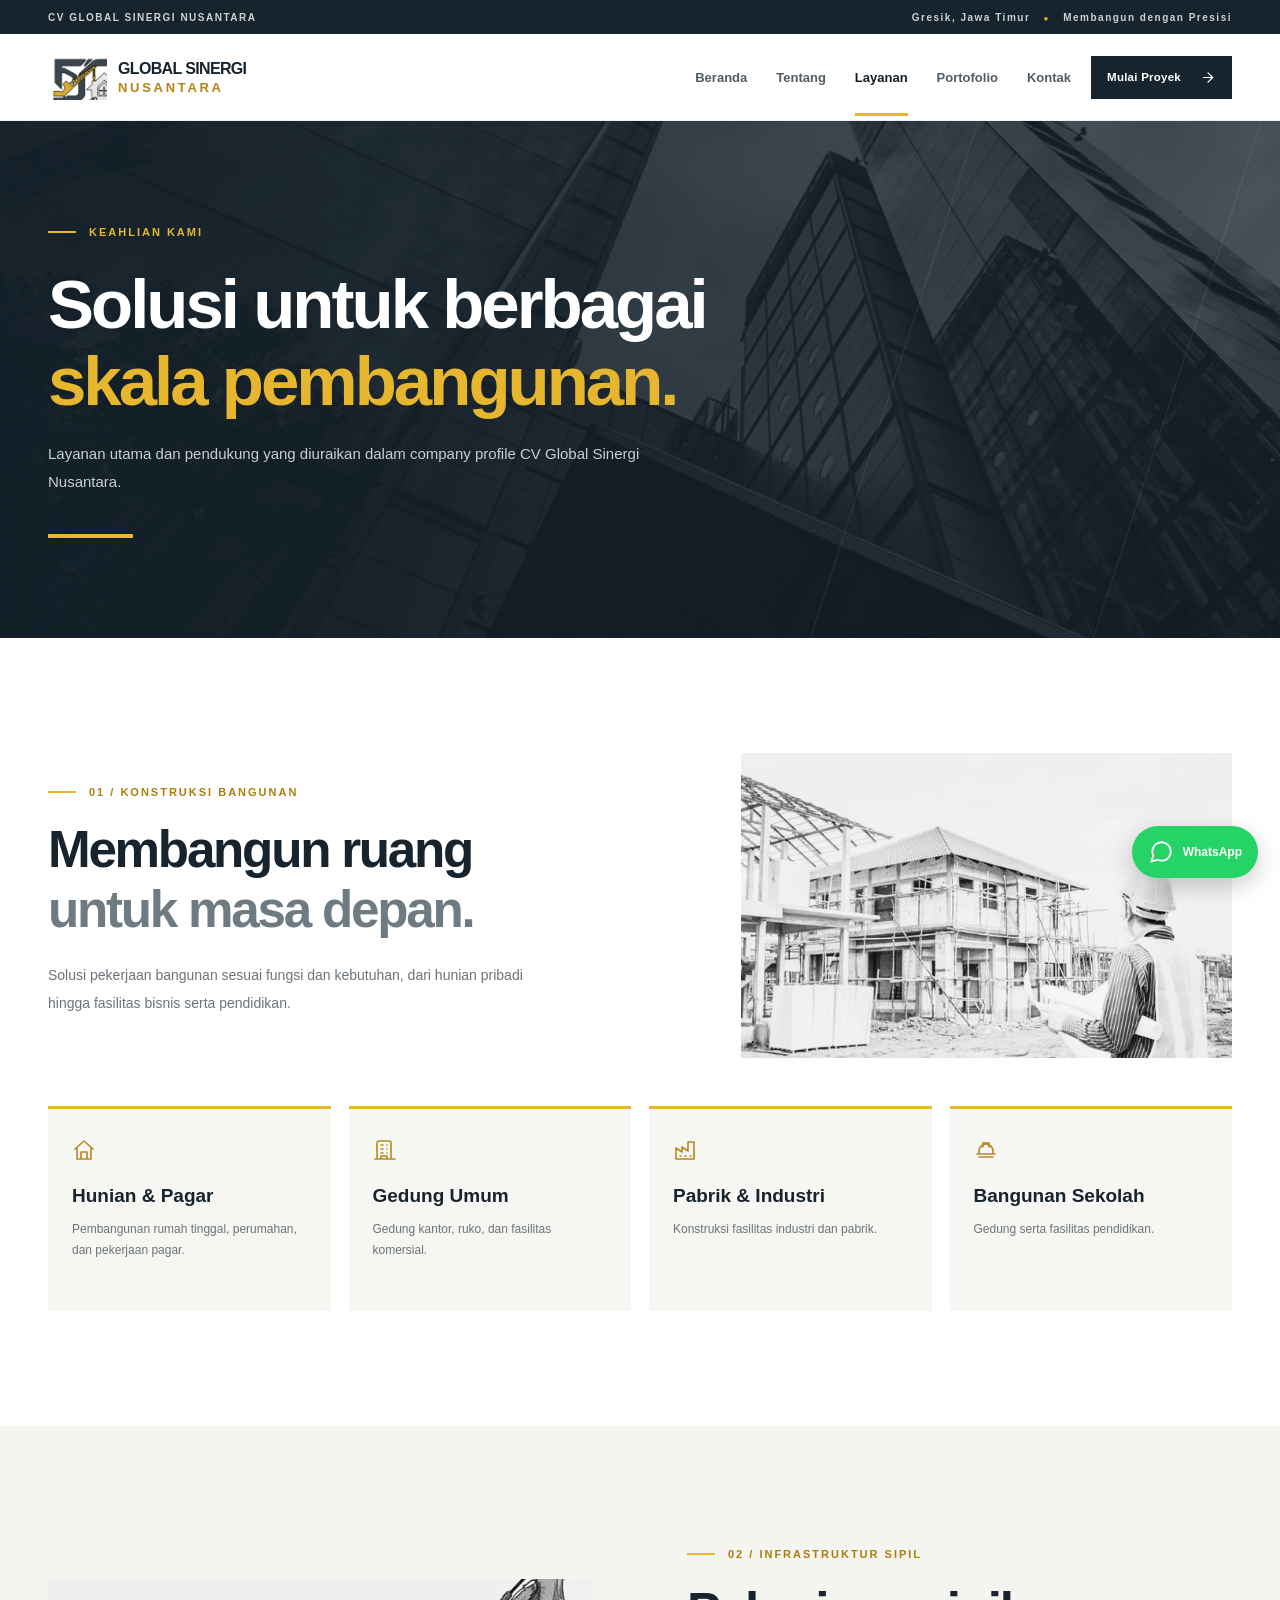
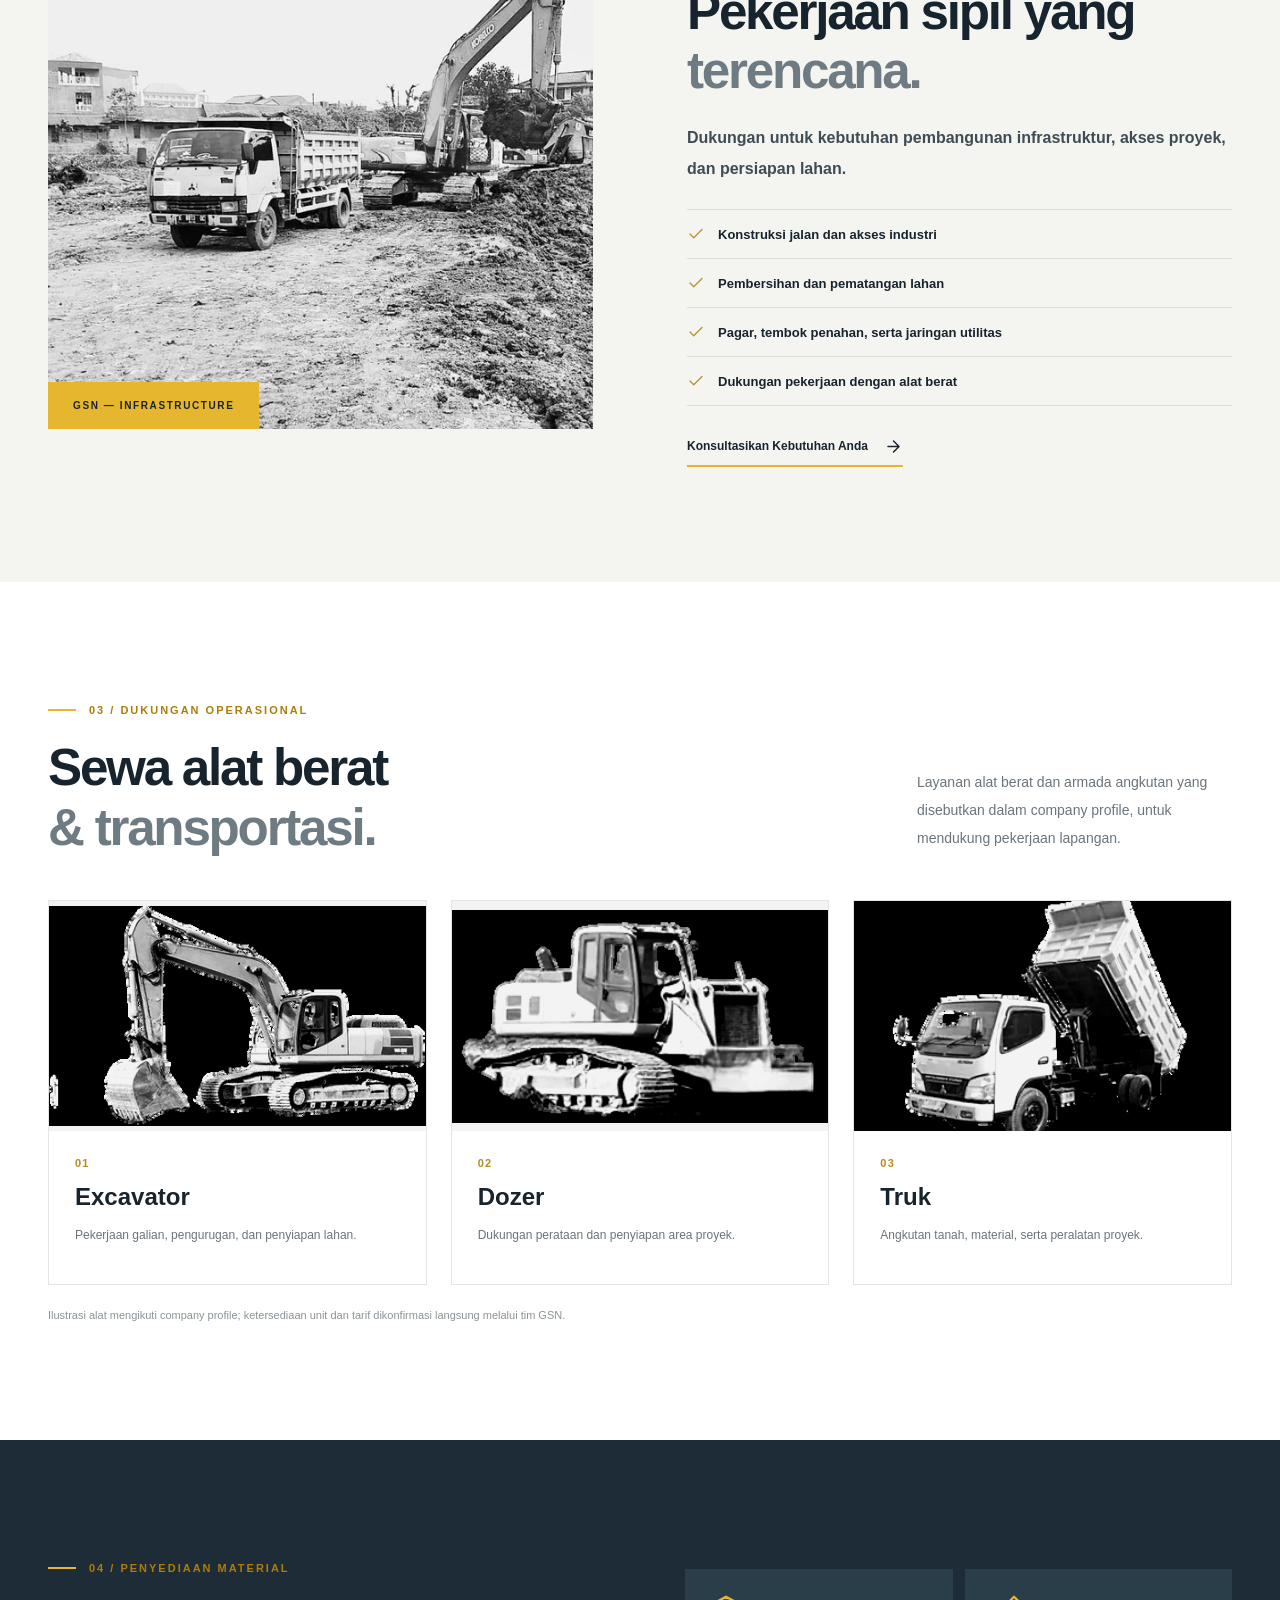
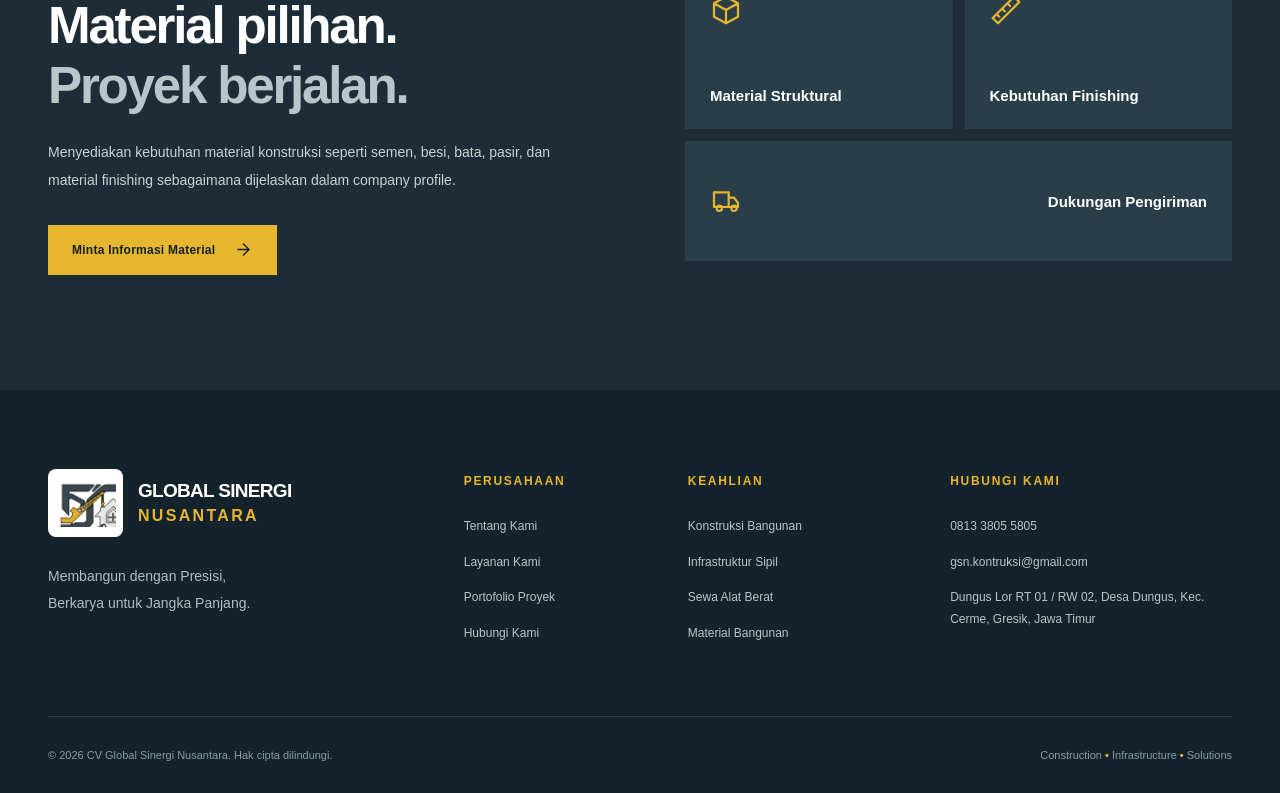
<file: public/layanan.html>
<!doctype html><html lang="id"><head><meta charset="utf-8"><meta name="viewport" content="width=device-width, initial-scale=1"><meta name="theme-color" content="#17232d"><meta name="description" content="Layanan konstruksi rumah, gedung, pabrik, sekolah, infrastruktur jalan, sewa alat berat dan material konstruksi GSN."><meta name="author" content="CV Global Sinergi Nusantara"><meta property="og:type" content="website"><meta property="og:locale" content="id_ID"><meta property="og:title" content="Layanan Konstruksi &amp; Infrastruktur | GSN"><meta property="og:description" content="Layanan konstruksi rumah, gedung, pabrik, sekolah, infrastruktur jalan, sewa alat berat dan material konstruksi GSN."><meta property="og:image" content="https://gsn-company-profile.pages.dev/assets/hero-building.webp"><title>Layanan Konstruksi &amp; Infrastruktur | GSN</title><link rel="canonical" href="https://gsn-company-profile.pages.dev/layanan.html"><meta property="og:url" content="https://gsn-company-profile.pages.dev/layanan.html"><link rel="icon" type="image/png" href="assets/favicon.png"><link rel="apple-touch-icon" href="assets/apple-touch-icon.png"><link rel="manifest" href="site.webmanifest"><link rel="stylesheet" href="styles.css"><script type="application/ld+json">{"@context": "https://schema.org", "@type": "GeneralContractor", "name": "CV Global Sinergi Nusantara", "description": "Perusahaan konstruksi, infrastruktur sipil, sewa alat berat dan material bangunan di Gresik, Jawa Timur.", "telephone": "+62-813-3805-5805", "email": "gsn.kontruksi@gmail.com", "address": {"@type": "PostalAddress", "streetAddress": "Dungus Lor RT 01 / RW 02, Desa Dungus, Kecamatan Cerme", "addressLocality": "Gresik", "addressRegion": "Jawa Timur", "addressCountry": "ID"}, "areaServed": {"@type": "Country", "name": "Indonesia"}}</script><script defer src="script.js"></script></head><body><div class="topbar"><div class="container topbar-inner"><span>CV GLOBAL SINERGI NUSANTARA</span><span>Gresik, Jawa Timur <span class="topbar-dot">●</span> Membangun dengan Presisi</span></div></div>
 <header class="site-header" id="site-header"><div class="container nav-shell">
 <a class="brand" href="index.html" aria-label="Global Sinergi Nusantara - Beranda"><span class="brand-icon"><img src="assets/gsn-mark.png" alt="" width="53" height="47"></span><span class="brand-word"><strong>GLOBAL SINERGI</strong><em>NUSANTARA</em></span></a>
 <nav class="desktop-nav" aria-label="Navigasi utama"><a class="nav-link " href="index.html" >Beranda</a><a class="nav-link " href="tentang.html" >Tentang</a><a class="nav-link active" href="layanan.html" aria-current="page">Layanan</a><a class="nav-link " href="portofolio.html" >Portofolio</a><a class="nav-link " href="kontak.html" >Kontak</a></nav>
 <a class="btn btn-navy nav-cta" href="kontak.html">Mulai Proyek <svg viewBox="0 0 24 24" width="19" height="19" fill="none" stroke="currentColor" stroke-width="1.8" stroke-linecap="round" stroke-linejoin="round" aria-hidden="true"><path d="M5 12h14M12 5l7 7-7 7"/></svg></a>
 <button class="menu-toggle" type="button" aria-expanded="false" aria-controls="mobile-nav" aria-label="Buka menu"><span></span><span></span><span></span></button>
 </div><nav class="mobile-nav" id="mobile-nav" aria-label="Navigasi ponsel"><a class="nav-link " href="index.html" >Beranda</a><a class="nav-link " href="tentang.html" >Tentang</a><a class="nav-link active" href="layanan.html" aria-current="page">Layanan</a><a class="nav-link " href="portofolio.html" >Portofolio</a><a class="nav-link " href="kontak.html" >Kontak</a><a class="mobile-contact" href="kontak.html">Konsultasi Proyek <svg viewBox="0 0 24 24" width="19" height="19" fill="none" stroke="currentColor" stroke-width="1.8" stroke-linecap="round" stroke-linejoin="round" aria-hidden="true"><path d="M5 12h14M12 5l7 7-7 7"/></svg></a></nav></header><main id="main-content"><section class="page-hero "><div class="container"><div class="page-hero-inner"><span class="eyebrow"><span class="eyebrow-line"></span>KEAHLIAN KAMI</span><h1>Solusi untuk berbagai<br><span class="text-gold">skala pembangunan.</span></h1><p>Layanan utama dan pendukung yang diuraikan dalam company profile CV Global Sinergi Nusantara.</p><span class="page-hero-rule"></span></div></div></section>
<section class="section"><div class="container services-detail" id="konstruksi"><div class="service-detail-heading"><div><span class="eyebrow"><span class="eyebrow-line"></span>01 / KONSTRUKSI BANGUNAN</span><h2 class="section-title">Membangun ruang<br><span>untuk masa depan.</span></h2><p>Solusi pekerjaan bangunan sesuai fungsi dan kebutuhan, dari hunian pribadi hingga fasilitas bisnis serta pendidikan.</p></div><img src="assets/site-building.webp" loading="lazy" alt="Proyek konstruksi gedung dari company profile GSN"></div><div class="detail-cards"><article><span><svg width="24" height="24" viewBox="0 0 24 24" fill="none" stroke="currentColor" stroke-width="1.65" stroke-linecap="round" stroke-linejoin="round" aria-hidden="true"><path d="M3 11 12 3l9 8M5 10v11h14V10M9 21v-7h6v7"/></svg></span><h3>Hunian &amp; Pagar</h3><p>Pembangunan rumah tinggal, perumahan, dan pekerjaan pagar.</p></article><article><span><svg width="24" height="24" viewBox="0 0 24 24" fill="none" stroke="currentColor" stroke-width="1.65" stroke-linecap="round" stroke-linejoin="round" aria-hidden="true"><path d="M4 21V5a2 2 0 0 1 2-2h10a2 2 0 0 1 2 2v16M2 21h20M8 7h2m4 0h0M8 11h2m4 0h0M8 15h2m4 0h0M8 21v-3h6v3"/></svg></span><h3>Gedung Umum</h3><p>Gedung kantor, ruko, dan fasilitas komersial.</p></article><article><span><svg width="24" height="24" viewBox="0 0 24 24" fill="none" stroke="currentColor" stroke-width="1.65" stroke-linecap="round" stroke-linejoin="round" aria-hidden="true"><path d="M3 21V10l6 4V9l6 4V4h6v17H3ZM7 18h1m4 0h1m4 0h1"/></svg></span><h3>Pabrik &amp; Industri</h3><p>Konstruksi fasilitas industri dan pabrik.</p></article><article><span><svg width="24" height="24" viewBox="0 0 24 24" fill="none" stroke="currentColor" stroke-width="1.65" stroke-linecap="round" stroke-linejoin="round" aria-hidden="true"><path d="M3 16h18M5 16v-3a7 7 0 0 1 14 0v3M9 9V5h6v4M5 19h14"/></svg></span><h3>Bangunan Sekolah</h3><p>Gedung serta fasilitas pendidikan.</p></article></div></div></section>
<section class="section light-section" id="infrastruktur"><div class="container service-split"><div class="service-split-image reveal"><img src="assets/earthworks.webp" loading="lazy" alt="Alat berat di lokasi pekerjaan penyiapan lahan"/><div class="image-tag">GSN — INFRASTRUCTURE</div></div><div class="reveal"><span class="eyebrow"><span class="eyebrow-line"></span>02 / INFRASTRUKTUR SIPIL</span><h2 class="section-title">Pekerjaan sipil yang<br><span>terencana.</span></h2><p class="lead">Dukungan untuk kebutuhan pembangunan infrastruktur, akses proyek, dan persiapan lahan.</p><ul class="checked-list"><li><svg width="24" height="24" viewBox="0 0 24 24" fill="none" stroke="currentColor" stroke-width="1.65" stroke-linecap="round" stroke-linejoin="round" aria-hidden="true"><path d="m4 12 5 5L20 6"/></svg> Konstruksi jalan dan akses industri</li><li><svg width="24" height="24" viewBox="0 0 24 24" fill="none" stroke="currentColor" stroke-width="1.65" stroke-linecap="round" stroke-linejoin="round" aria-hidden="true"><path d="m4 12 5 5L20 6"/></svg> Pembersihan dan pematangan lahan</li><li><svg width="24" height="24" viewBox="0 0 24 24" fill="none" stroke="currentColor" stroke-width="1.65" stroke-linecap="round" stroke-linejoin="round" aria-hidden="true"><path d="m4 12 5 5L20 6"/></svg> Pagar, tembok penahan, serta jaringan utilitas</li><li><svg width="24" height="24" viewBox="0 0 24 24" fill="none" stroke="currentColor" stroke-width="1.65" stroke-linecap="round" stroke-linejoin="round" aria-hidden="true"><path d="m4 12 5 5L20 6"/></svg> Dukungan pekerjaan dengan alat berat</li></ul><a class="text-link" href="kontak.html">Konsultasikan Kebutuhan Anda <svg viewBox="0 0 24 24" width="19" height="19" fill="none" stroke="currentColor" stroke-width="1.8" stroke-linecap="round" stroke-linejoin="round" aria-hidden="true"><path d="M5 12h14M12 5l7 7-7 7"/></svg></a></div></div></section>
<section class="section equipment-section" id="alat-berat"><div class="container"><div class="section-top"><div><span class="eyebrow"><span class="eyebrow-line"></span>03 / DUKUNGAN OPERASIONAL</span><h2 class="section-title">Sewa alat berat<br><span>&amp; transportasi.</span></h2></div><p class="section-top-aside">Layanan alat berat dan armada angkutan yang disebutkan dalam company profile, untuk mendukung pekerjaan lapangan.</p></div><div class="equipment-grid"><article class="equipment-card reveal"><div><img src="assets/equipment-bulldozer.webp" alt="Ilustrasi excavator pada company profile" loading="lazy"></div><span>01</span><h3>Excavator</h3><p>Pekerjaan galian, pengurugan, dan penyiapan lahan.</p></article><article class="equipment-card reveal"><div><img src="assets/equipment-truck.webp" alt="Ilustrasi alat berat dozer" loading="lazy"></div><span>02</span><h3>Dozer</h3><p>Dukungan perataan dan penyiapan area proyek.</p></article><article class="equipment-card reveal"><div><img src="assets/equipment-excavator.webp" alt="Ilustrasi dump truck" loading="lazy"></div><span>03</span><h3>Truk</h3><p>Angkutan tanah, material, serta peralatan proyek.</p></article></div><p class="portfolio-note">Ilustrasi alat mengikuti company profile; ketersediaan unit dan tarif dikonfirmasi langsung melalui tim GSN.</p></div></section>
<section class="section material-section" id="material"><div class="container material-grid"><div><span class="eyebrow"><span class="eyebrow-line"></span>04 / PENYEDIAAN MATERIAL</span><h2 class="section-title">Material pilihan.<br><span>Proyek berjalan.</span></h2><p>Menyediakan kebutuhan material konstruksi seperti semen, besi, bata, pasir, dan material finishing sebagaimana dijelaskan dalam company profile.</p><a href="kontak.html" class="btn btn-gold">Minta Informasi Material <svg viewBox="0 0 24 24" width="19" height="19" fill="none" stroke="currentColor" stroke-width="1.8" stroke-linecap="round" stroke-linejoin="round" aria-hidden="true"><path d="M5 12h14M12 5l7 7-7 7"/></svg></a></div><div class="material-squares"><div><span><svg width="32" height="32" viewBox="0 0 24 24" fill="none" stroke="currentColor" stroke-width="1.65" stroke-linecap="round" stroke-linejoin="round" aria-hidden="true"><path d="m12 2 9 5v10l-9 5-9-5V7l9-5zm-9 5 9 5 9-5m-9 5v10"/></svg></span><strong>Material Struktural</strong></div><div><span><svg width="32" height="32" viewBox="0 0 24 24" fill="none" stroke="currentColor" stroke-width="1.65" stroke-linecap="round" stroke-linejoin="round" aria-hidden="true"><path d="m2 18 16-16 4 4L6 22l-4-4zM9 11l2 2m2-6 2 2m-10 6 2 2"/></svg></span><strong>Kebutuhan Finishing</strong></div><div><span><svg width="32" height="32" viewBox="0 0 24 24" fill="none" stroke="currentColor" stroke-width="1.65" stroke-linecap="round" stroke-linejoin="round" aria-hidden="true"><path d="M3 7h11v11H3zM14 11h4l3 4v3h-7M7 21a2 2 0 1 0 0-4 2 2 0 0 0 0 4zm11 0a2 2 0 1 0 0-4 2 2 0 0 0 0 4z"/></svg></span><strong>Dukungan Pengiriman</strong></div></div></div></section></main><footer class="footer"><div class="container"><div class="footer-top"><div class="footer-summary"><a href="index.html" class="footer-brand"><span class="footer-brand-mark"><img src="assets/gsn-mark.png" width="66" height="60" alt=""></span><span><strong>GLOBAL SINERGI</strong><em>NUSANTARA</em></span></a><p>Membangun dengan Presisi,<br>Berkarya untuk Jangka Panjang.</p></div><div class="footer-col"><h3>Perusahaan</h3><a href="tentang.html">Tentang Kami</a><a href="layanan.html">Layanan Kami</a><a href="portofolio.html">Portofolio Proyek</a><a href="kontak.html">Hubungi Kami</a></div><div class="footer-col"><h3>Keahlian</h3><a href="layanan.html#konstruksi">Konstruksi Bangunan</a><a href="layanan.html#infrastruktur">Infrastruktur Sipil</a><a href="layanan.html#alat-berat">Sewa Alat Berat</a><a href="layanan.html#material">Material Bangunan</a></div><div class="footer-col footer-address"><h3>Hubungi Kami</h3><a href="tel:+6281338055805">0813 3805 5805</a><a href="mailto:gsn.kontruksi@gmail.com">gsn.kontruksi@gmail.com</a><span>Dungus Lor RT 01 / RW 02, Desa Dungus, Kec. Cerme, Gresik, Jawa Timur</span></div></div><div class="footer-bottom"><span>© 2026 CV Global Sinergi Nusantara. Hak cipta dilindungi.</span><span>Construction <b>•</b> Infrastructure <b>•</b> Solutions</span></div></div></footer>
 <a class="floating-wa" href="https://wa.me/6281338055805?text=Halo%20GSN%2C%20saya%20ingin%20berkonsultasi%20mengenai%20proyek." target="_blank" rel="noopener noreferrer" aria-label="Konsultasi lewat WhatsApp"><svg width="26" height="26" viewBox="0 0 24 24" fill="none" stroke="currentColor" stroke-width="1.65" stroke-linecap="round" stroke-linejoin="round" aria-hidden="true"><path d="M21 11.5a8.4 8.4 0 0 1-.9 3.8A8.5 8.5 0 0 1 12.5 20a8.4 8.4 0 0 1-3.8-.9L3 21l1.9-5.7A8.4 8.4 0 0 1 4 11.5 8.5 8.5 0 0 1 12.5 3H13a8.5 8.5 0 0 1 8 8.5z"/></svg><span>WhatsApp</span></a>
 <button class="to-top" type="button" aria-label="Kembali ke atas"><svg width="20" height="20" viewBox="0 0 24 24" fill="none" stroke="currentColor" stroke-width="1.65" stroke-linecap="round" stroke-linejoin="round" aria-hidden="true"><path d="M12 19V5M5 12l7-7 7 7"/></svg></button></body></html>
</file>
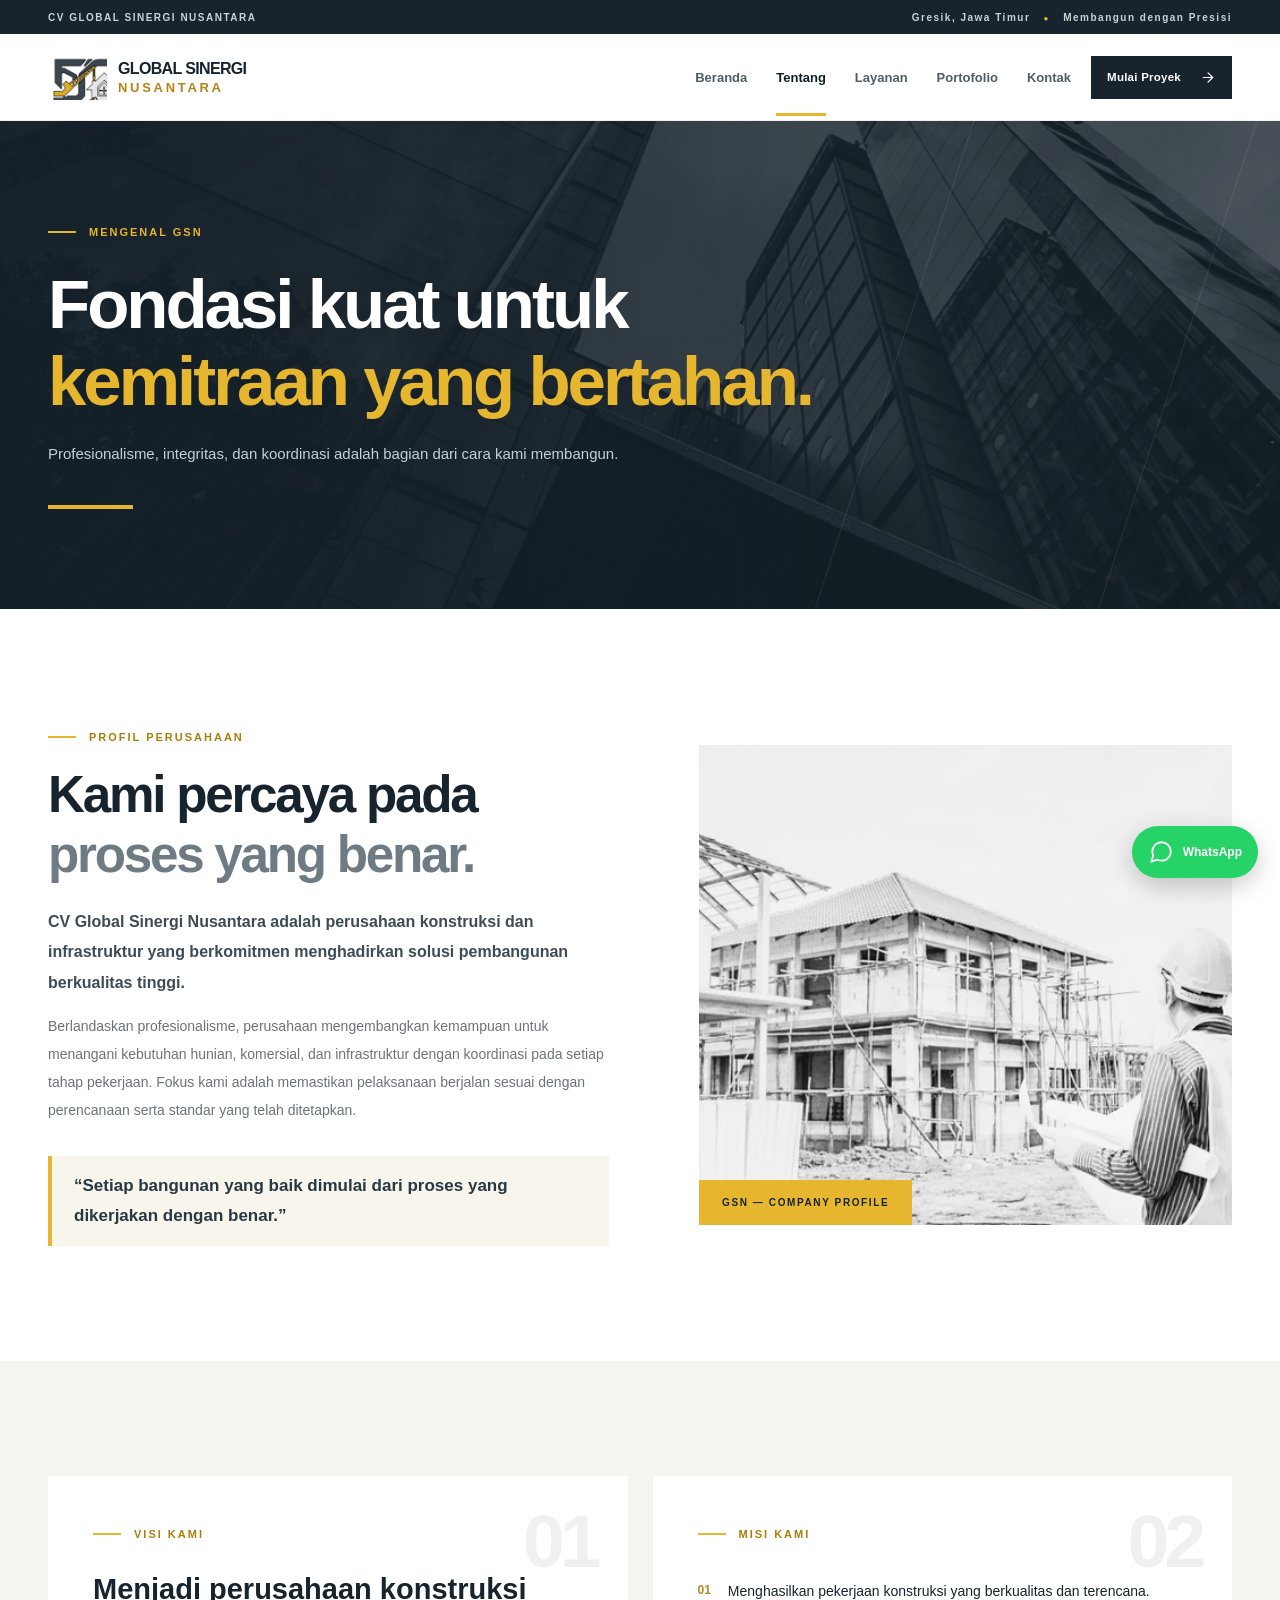
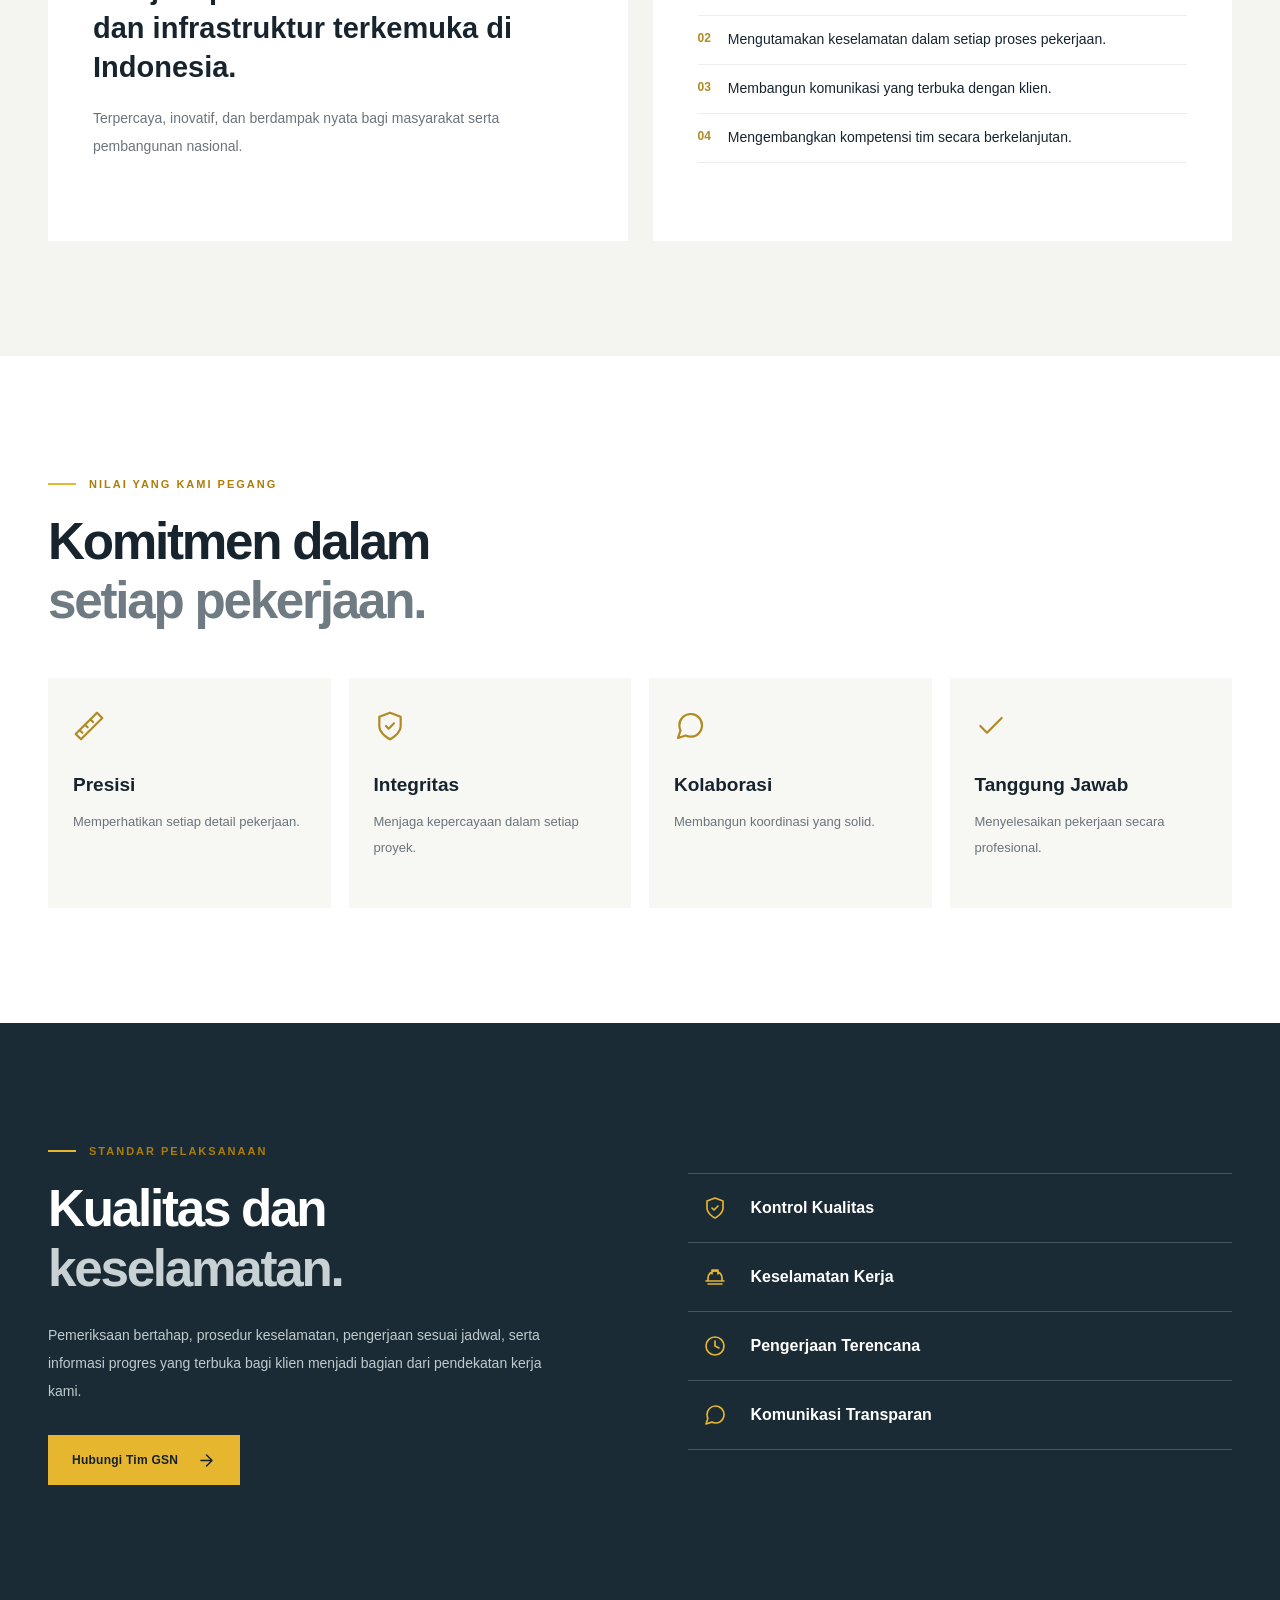
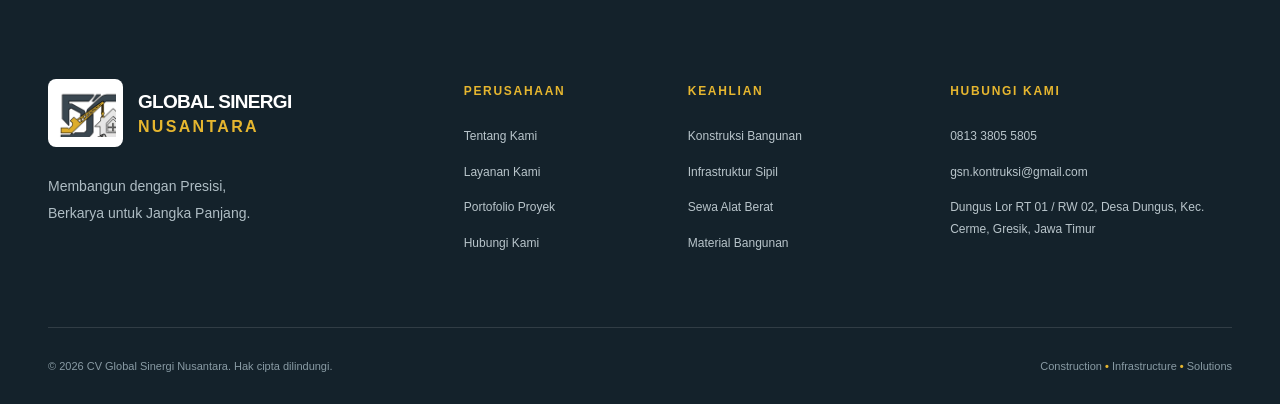
<file: public/tentang.html>
<!doctype html><html lang="id"><head><meta charset="utf-8"><meta name="viewport" content="width=device-width, initial-scale=1"><meta name="theme-color" content="#17232d"><meta name="description" content="Kenali visi, misi, nilai, cara kerja dan komitmen kualitas CV Global Sinergi Nusantara."><meta name="author" content="CV Global Sinergi Nusantara"><meta property="og:type" content="website"><meta property="og:locale" content="id_ID"><meta property="og:title" content="Tentang Kami | CV Global Sinergi Nusantara"><meta property="og:description" content="Kenali visi, misi, nilai, cara kerja dan komitmen kualitas CV Global Sinergi Nusantara."><meta property="og:image" content="https://gsn-company-profile.pages.dev/assets/hero-building.webp"><title>Tentang Kami | CV Global Sinergi Nusantara</title><link rel="canonical" href="https://gsn-company-profile.pages.dev/tentang.html"><meta property="og:url" content="https://gsn-company-profile.pages.dev/tentang.html"><link rel="icon" type="image/png" href="assets/favicon.png"><link rel="apple-touch-icon" href="assets/apple-touch-icon.png"><link rel="manifest" href="site.webmanifest"><link rel="stylesheet" href="styles.css"><script type="application/ld+json">{"@context": "https://schema.org", "@type": "GeneralContractor", "name": "CV Global Sinergi Nusantara", "description": "Perusahaan konstruksi, infrastruktur sipil, sewa alat berat dan material bangunan di Gresik, Jawa Timur.", "telephone": "+62-813-3805-5805", "email": "gsn.kontruksi@gmail.com", "address": {"@type": "PostalAddress", "streetAddress": "Dungus Lor RT 01 / RW 02, Desa Dungus, Kecamatan Cerme", "addressLocality": "Gresik", "addressRegion": "Jawa Timur", "addressCountry": "ID"}, "areaServed": {"@type": "Country", "name": "Indonesia"}}</script><script defer src="script.js"></script></head><body><div class="topbar"><div class="container topbar-inner"><span>CV GLOBAL SINERGI NUSANTARA</span><span>Gresik, Jawa Timur <span class="topbar-dot">●</span> Membangun dengan Presisi</span></div></div>
 <header class="site-header" id="site-header"><div class="container nav-shell">
 <a class="brand" href="index.html" aria-label="Global Sinergi Nusantara - Beranda"><span class="brand-icon"><img src="assets/gsn-mark.png" alt="" width="53" height="47"></span><span class="brand-word"><strong>GLOBAL SINERGI</strong><em>NUSANTARA</em></span></a>
 <nav class="desktop-nav" aria-label="Navigasi utama"><a class="nav-link " href="index.html" >Beranda</a><a class="nav-link active" href="tentang.html" aria-current="page">Tentang</a><a class="nav-link " href="layanan.html" >Layanan</a><a class="nav-link " href="portofolio.html" >Portofolio</a><a class="nav-link " href="kontak.html" >Kontak</a></nav>
 <a class="btn btn-navy nav-cta" href="kontak.html">Mulai Proyek <svg viewBox="0 0 24 24" width="19" height="19" fill="none" stroke="currentColor" stroke-width="1.8" stroke-linecap="round" stroke-linejoin="round" aria-hidden="true"><path d="M5 12h14M12 5l7 7-7 7"/></svg></a>
 <button class="menu-toggle" type="button" aria-expanded="false" aria-controls="mobile-nav" aria-label="Buka menu"><span></span><span></span><span></span></button>
 </div><nav class="mobile-nav" id="mobile-nav" aria-label="Navigasi ponsel"><a class="nav-link " href="index.html" >Beranda</a><a class="nav-link active" href="tentang.html" aria-current="page">Tentang</a><a class="nav-link " href="layanan.html" >Layanan</a><a class="nav-link " href="portofolio.html" >Portofolio</a><a class="nav-link " href="kontak.html" >Kontak</a><a class="mobile-contact" href="kontak.html">Konsultasi Proyek <svg viewBox="0 0 24 24" width="19" height="19" fill="none" stroke="currentColor" stroke-width="1.8" stroke-linecap="round" stroke-linejoin="round" aria-hidden="true"><path d="M5 12h14M12 5l7 7-7 7"/></svg></a></nav></header><main id="main-content"><section class="page-hero "><div class="container"><div class="page-hero-inner"><span class="eyebrow"><span class="eyebrow-line"></span>MENGENAL GSN</span><h1>Fondasi kuat untuk<br><span class="text-gold">kemitraan yang bertahan.</span></h1><p>Profesionalisme, integritas, dan koordinasi adalah bagian dari cara kami membangun.</p><span class="page-hero-rule"></span></div></div></section>
<section class="section"><div class="container two-col about-deep"><div class="reveal"><span class="eyebrow"><span class="eyebrow-line"></span>PROFIL PERUSAHAAN</span><h2 class="section-title">Kami percaya pada<br><span>proses yang benar.</span></h2><p class="lead">CV Global Sinergi Nusantara adalah perusahaan konstruksi dan infrastruktur yang berkomitmen menghadirkan solusi pembangunan berkualitas tinggi.</p><p>Berlandaskan profesionalisme, perusahaan mengembangkan kemampuan untuk menangani kebutuhan hunian, komersial, dan infrastruktur dengan koordinasi pada setiap tahap pekerjaan. Fokus kami adalah memastikan pelaksanaan berjalan sesuai dengan perencanaan serta standar yang telah ditetapkan.</p><div class="inline-callout">“Setiap bangunan yang baik dimulai dari proses yang dikerjakan dengan benar.”</div></div><div class="deep-photo reveal"><img src="assets/site-building.webp" alt="Aktivitas konstruksi bangunan dari company profile GSN" loading="lazy"><span>GSN — COMPANY PROFILE</span></div></div></section>
<section class="section light-section"><div class="container"><div class="vision-grid"><div class="vision-spotlight reveal"><span class="big-numeral">01</span><span class="eyebrow"><span class="eyebrow-line"></span>VISI KAMI</span><h2>Menjadi perusahaan konstruksi dan infrastruktur terkemuka di Indonesia.</h2><p>Terpercaya, inovatif, dan berdampak nyata bagi masyarakat serta pembangunan nasional.</p></div><div class="mission-spotlight reveal"><span class="big-numeral">02</span><span class="eyebrow"><span class="eyebrow-line"></span>MISI KAMI</span><ul class="numbered-list"><li>Menghasilkan pekerjaan konstruksi yang berkualitas dan terencana.</li><li>Mengutamakan keselamatan dalam setiap proses pekerjaan.</li><li>Membangun komunikasi yang terbuka dengan klien.</li><li>Mengembangkan kompetensi tim secara berkelanjutan.</li></ul></div></div></div></section>
<section class="section"><div class="container"><span class="eyebrow"><span class="eyebrow-line"></span>NILAI YANG KAMI PEGANG</span><h2 class="section-title">Komitmen dalam<br><span>setiap pekerjaan.</span></h2><div class="values-grid"><article class="value-card reveal"><span><svg width="32" height="32" viewBox="0 0 24 24" fill="none" stroke="currentColor" stroke-width="1.65" stroke-linecap="round" stroke-linejoin="round" aria-hidden="true"><path d="m2 18 16-16 4 4L6 22l-4-4zM9 11l2 2m2-6 2 2m-10 6 2 2"/></svg></span><h3>Presisi</h3><p>Memperhatikan setiap detail pekerjaan.</p></article><article class="value-card reveal"><span><svg width="32" height="32" viewBox="0 0 24 24" fill="none" stroke="currentColor" stroke-width="1.65" stroke-linecap="round" stroke-linejoin="round" aria-hidden="true"><path d="M12 22s8-4 8-10V5l-8-3-8 3v7c0 6 8 10 8 10Z"/><path d="m9 12 2 2 4-4"/></svg></span><h3>Integritas</h3><p>Menjaga kepercayaan dalam setiap proyek.</p></article><article class="value-card reveal"><span><svg width="32" height="32" viewBox="0 0 24 24" fill="none" stroke="currentColor" stroke-width="1.65" stroke-linecap="round" stroke-linejoin="round" aria-hidden="true"><path d="M21 11.5a8.4 8.4 0 0 1-.9 3.8A8.5 8.5 0 0 1 12.5 20a8.4 8.4 0 0 1-3.8-.9L3 21l1.9-5.7A8.4 8.4 0 0 1 4 11.5 8.5 8.5 0 0 1 12.5 3H13a8.5 8.5 0 0 1 8 8.5z"/></svg></span><h3>Kolaborasi</h3><p>Membangun koordinasi yang solid.</p></article><article class="value-card reveal"><span><svg width="32" height="32" viewBox="0 0 24 24" fill="none" stroke="currentColor" stroke-width="1.65" stroke-linecap="round" stroke-linejoin="round" aria-hidden="true"><path d="m4 12 5 5L20 6"/></svg></span><h3>Tanggung Jawab</h3><p>Menyelesaikan pekerjaan secara profesional.</p></article></div></div></section>
<section class="section quality-banner"><div class="container"><div class="quality-grid"><div><span class="eyebrow"><span class="eyebrow-line"></span>STANDAR PELAKSANAAN</span><h2 class="section-title">Kualitas dan<br><span>keselamatan.</span></h2><p>Pemeriksaan bertahap, prosedur keselamatan, pengerjaan sesuai jadwal, serta informasi progres yang terbuka bagi klien menjadi bagian dari pendekatan kerja kami.</p><a class="btn btn-gold" href="kontak.html">Hubungi Tim GSN <svg viewBox="0 0 24 24" width="19" height="19" fill="none" stroke="currentColor" stroke-width="1.8" stroke-linecap="round" stroke-linejoin="round" aria-hidden="true"><path d="M5 12h14M12 5l7 7-7 7"/></svg></a></div><div class="quality-list"><div><svg width="24" height="24" viewBox="0 0 24 24" fill="none" stroke="currentColor" stroke-width="1.65" stroke-linecap="round" stroke-linejoin="round" aria-hidden="true"><path d="M12 22s8-4 8-10V5l-8-3-8 3v7c0 6 8 10 8 10Z"/><path d="m9 12 2 2 4-4"/></svg><span>Kontrol Kualitas</span></div><div><svg width="24" height="24" viewBox="0 0 24 24" fill="none" stroke="currentColor" stroke-width="1.65" stroke-linecap="round" stroke-linejoin="round" aria-hidden="true"><path d="M3 16h18M5 16v-3a7 7 0 0 1 14 0v3M9 9V5h6v4M5 19h14"/></svg><span>Keselamatan Kerja</span></div><div><svg width="24" height="24" viewBox="0 0 24 24" fill="none" stroke="currentColor" stroke-width="1.65" stroke-linecap="round" stroke-linejoin="round" aria-hidden="true"><circle cx="12" cy="12" r="9"/><path d="M12 7v5l4 2"/></svg><span>Pengerjaan Terencana</span></div><div><svg width="24" height="24" viewBox="0 0 24 24" fill="none" stroke="currentColor" stroke-width="1.65" stroke-linecap="round" stroke-linejoin="round" aria-hidden="true"><path d="M21 11.5a8.4 8.4 0 0 1-.9 3.8A8.5 8.5 0 0 1 12.5 20a8.4 8.4 0 0 1-3.8-.9L3 21l1.9-5.7A8.4 8.4 0 0 1 4 11.5 8.5 8.5 0 0 1 12.5 3H13a8.5 8.5 0 0 1 8 8.5z"/></svg><span>Komunikasi Transparan</span></div></div></div></div></section></main><footer class="footer"><div class="container"><div class="footer-top"><div class="footer-summary"><a href="index.html" class="footer-brand"><span class="footer-brand-mark"><img src="assets/gsn-mark.png" width="66" height="60" alt=""></span><span><strong>GLOBAL SINERGI</strong><em>NUSANTARA</em></span></a><p>Membangun dengan Presisi,<br>Berkarya untuk Jangka Panjang.</p></div><div class="footer-col"><h3>Perusahaan</h3><a href="tentang.html">Tentang Kami</a><a href="layanan.html">Layanan Kami</a><a href="portofolio.html">Portofolio Proyek</a><a href="kontak.html">Hubungi Kami</a></div><div class="footer-col"><h3>Keahlian</h3><a href="layanan.html#konstruksi">Konstruksi Bangunan</a><a href="layanan.html#infrastruktur">Infrastruktur Sipil</a><a href="layanan.html#alat-berat">Sewa Alat Berat</a><a href="layanan.html#material">Material Bangunan</a></div><div class="footer-col footer-address"><h3>Hubungi Kami</h3><a href="tel:+6281338055805">0813 3805 5805</a><a href="mailto:gsn.kontruksi@gmail.com">gsn.kontruksi@gmail.com</a><span>Dungus Lor RT 01 / RW 02, Desa Dungus, Kec. Cerme, Gresik, Jawa Timur</span></div></div><div class="footer-bottom"><span>© 2026 CV Global Sinergi Nusantara. Hak cipta dilindungi.</span><span>Construction <b>•</b> Infrastructure <b>•</b> Solutions</span></div></div></footer>
 <a class="floating-wa" href="https://wa.me/6281338055805?text=Halo%20GSN%2C%20saya%20ingin%20berkonsultasi%20mengenai%20proyek." target="_blank" rel="noopener noreferrer" aria-label="Konsultasi lewat WhatsApp"><svg width="26" height="26" viewBox="0 0 24 24" fill="none" stroke="currentColor" stroke-width="1.65" stroke-linecap="round" stroke-linejoin="round" aria-hidden="true"><path d="M21 11.5a8.4 8.4 0 0 1-.9 3.8A8.5 8.5 0 0 1 12.5 20a8.4 8.4 0 0 1-3.8-.9L3 21l1.9-5.7A8.4 8.4 0 0 1 4 11.5 8.5 8.5 0 0 1 12.5 3H13a8.5 8.5 0 0 1 8 8.5z"/></svg><span>WhatsApp</span></a>
 <button class="to-top" type="button" aria-label="Kembali ke atas"><svg width="20" height="20" viewBox="0 0 24 24" fill="none" stroke="currentColor" stroke-width="1.65" stroke-linecap="round" stroke-linejoin="round" aria-hidden="true"><path d="M12 19V5M5 12l7-7 7 7"/></svg></button></body></html>
</file>
<file: public/styles.css>
:root{--navy:#17242e;--navy2:#243440;--charcoal:#35414a;--gold:#e6b62f;--gold2:#efc74e;--cream:#f7f6f2;--paper:#fff;--muted:#68747d;--line:#e6e8e6;--max:1240px;--font:'Inter','Plus Jakarta Sans','Segoe UI',Arial,sans-serif}*{box-sizing:border-box}html{scroll-behavior:smooth;scroll-padding-top:100px}body{margin:0;font-family:var(--font);background:#fff;color:var(--navy);-webkit-font-smoothing:antialiased}a{color:inherit;text-decoration:none}button,input,select,textarea{font:inherit}button{cursor:pointer}img{max-width:100%;display:block}svg{flex-shrink:0}::selection{background:var(--gold);color:var(--navy)}.container{max-width:var(--max);margin:auto;padding:0 28px}.topbar{background:var(--navy);color:#cbd2d5;font-size:10px;letter-spacing:1.5px;font-weight:700}.topbar-inner{display:flex;justify-content:space-between;align-items:center;min-height:34px}.topbar-dot{color:var(--gold);padding:0 9px;font-size:8px}.site-header{height:87px;position:sticky;top:0;z-index:60;background:#fff;border-bottom:1px solid rgba(0,0,0,.06);transition:box-shadow .3s}.site-header.scrolled{box-shadow:0 8px 30px rgba(15,28,35,.08)}.nav-shell{height:100%;display:flex;align-items:center;justify-content:space-between;gap:20px}.brand{display:inline-flex;align-items:center;gap:11px;min-width:max-content}.brand-icon{width:59px;height:59px;display:flex;align-items:center;justify-content:center}.brand-icon img{width:60px;height:49px;object-fit:contain}.brand-word,.footer-brand>span:last-child{display:flex;flex-direction:column;gap:2px}.brand-word strong{font-size:16px;letter-spacing:-.65px;font-weight:900;white-space:nowrap}.brand-word em{font-style:normal;font-size:13px;letter-spacing:2.7px;color:#b38316;font-weight:900}.desktop-nav{display:flex;align-items:center;gap:29px;margin-left:auto}.nav-link{font-size:13px;color:#505d65;font-weight:650;transition:color .2s;position:relative;white-space:nowrap}.nav-link:hover,.nav-link.active{color:#121e26}.nav-link.active:after{content:'';position:absolute;bottom:-31px;height:3px;background:var(--gold);left:0;right:0}.btn{display:inline-flex;align-items:center;justify-content:center;gap:19px;min-height:50px;padding:0 23px;font-size:12px;font-weight:800;letter-spacing:.25px;white-space:nowrap;border:1px solid transparent;transition:transform .25s,background .25s,box-shadow .25s}.btn:hover{transform:translateY(-2px)}.btn-navy{background:var(--navy);color:#fff}.btn-navy:hover{background:#2d424d;box-shadow:0 12px 20px rgba(0,0,0,.12)}.nav-cta{min-height:43px;padding:0 15px;font-size:11.5px}.nav-cta svg{width:16px}.btn-gold{background:var(--gold);color:#14212a}.btn-gold:hover,.btn-dark-gold:hover{background:#f4cd4f;box-shadow:0 14px 24px rgba(197,146,16,.18)}.btn-dark-gold{background:var(--navy);color:white}.btn-white{background:#fff;color:var(--navy)}.menu-toggle,.mobile-nav{display:none}.hero{background:#17242e;color:#fff;position:relative;overflow:hidden}.hero-home{min-height:684px}.hero-grid{pointer-events:none;position:absolute;inset:0;background-image:linear-gradient(rgba(255,255,255,.03) 1px,transparent 1px),linear-gradient(90deg,rgba(255,255,255,.03) 1px,transparent 1px);background-size:74px 74px;opacity:.18}.hero-inner{display:grid;grid-template-columns:1.09fr .91fr;min-height:684px;position:relative}.hero-copy{padding:87px 0 49px;display:flex;flex-direction:column;align-items:flex-start;z-index:1}.hero-indicator{display:flex;align-items:center;gap:10px;color:#d0d6d8;font-size:11px;letter-spacing:2.1px;font-weight:800}.gold-square{height:10px;width:10px;background:var(--gold);display:block}.hero h1{margin:35px 0 20px;font-size:clamp(55px,5.75vw,84px);line-height:1.07;letter-spacing:-4px;font-weight:800}.hero h1 span{color:var(--gold)}.hero-copy>p{font-size:15px;line-height:1.95;color:#c6d0d4;max-width:460px;margin:0}.hero-actions{display:flex;gap:18px;margin-top:33px;align-items:center}.btn-hero-ghost{background:transparent;color:#fff;border-color:rgba(255,255,255,.24)}.btn-hero-ghost:hover{background:rgba(255,255,255,.1)}.btn-hero-ghost span{font-size:20px;font-weight:400}.hero-foot{margin-top:auto;padding-top:45px;color:#aab5ba;font-size:10px;letter-spacing:1.55px;font-weight:650;display:flex;align-items:center;gap:12px}.tiny-plus{color:var(--gold);font-size:25px;font-weight:200}.hero-visual{position:relative;min-height:684px;margin-right:-28px}.hero-img{position:absolute;inset:0;background:linear-gradient(180deg,rgba(13,23,30,.10),rgba(13,23,30,.7)),url('assets/hero-building.webp') center/cover no-repeat;filter:contrast(1.08)}.hero-visual:before{content:'';position:absolute;inset:0;z-index:1;background:linear-gradient(90deg,#17242e 0%,transparent 25%);pointer-events:none}.hero-picture-overlay{position:absolute;z-index:2;bottom:36px;right:38px;left:42px;display:flex;align-items:center;justify-content:space-between;font-size:10px;font-weight:700;letter-spacing:1.5px;color:#e4e8e9}.hero-yellow-box{position:absolute;top:0;right:0;z-index:2;background:var(--gold);color:var(--navy);height:116px;width:120px;display:flex;flex-direction:column;align-items:center;justify-content:center;gap:11px}.hero-yellow-box>span:first-child{font-size:26px;font-weight:900;letter-spacing:-2px}.hero-side-text{position:absolute;z-index:4;right:6px;top:50%;transform:translateY(-50%) rotate(90deg) translateX(50%);transform-origin:right center;font-size:9px;letter-spacing:2px;font-weight:900;color:rgba(255,255,255,.6);display:none}.focus-strip{background:var(--gold);color:#1c2c36}.focus-strip-inner{display:grid;grid-template-columns:1fr 1.22fr 1.13fr 1.23fr;min-height:84px;align-items:center;gap:25px}.focus-strip-inner>span{font-size:11px;letter-spacing:.6px;font-weight:750;white-space:nowrap}.focus-strip-inner>span:not(:first-child){color:#8d6a15}.focus-strip-inner strong{color:#14232c;font-size:12px;margin-left:12px;letter-spacing:0}.focus-lead{font-size:11px!important;letter-spacing:1.5px!important}.section{padding:115px 0}.two-col{display:grid;grid-template-columns:1fr 1fr;gap:95px;align-items:center}.about-grid{grid-template-columns:1fr .97fr}.eyebrow{display:inline-flex;align-items:center;gap:13px;font-size:11px;font-weight:800;letter-spacing:2px;color:#ad7d09;text-transform:uppercase}.eyebrow-line{width:28px;height:2px;background:var(--gold)}.section-title{font-size:clamp(35px,4vw,55px);letter-spacing:-2.25px;line-height:1.17;margin:22px 0 22px;font-weight:820}.section-title>span{color:#6f7b82}.accent-underline{position:relative}.about-copy .section-title{max-width:600px}.section p{font-size:14px;line-height:2;color:#6b747b}.section .lead{font-size:16px;color:#3e4c55;line-height:1.9;font-weight:550}.about-copy>p{margin:15px 0}.about-visual{position:relative;padding:0 28px 30px 0}.about-image{height:500px;overflow:hidden;background:#d8dbdc}.about-image img{width:100%;height:100%;object-fit:cover;filter:grayscale(1) contrast(1.1)}.about-cut{position:absolute;width:140px;height:20px;bottom:23px;right:0;background:var(--gold)}.about-caption{position:absolute;bottom:31px;left:26px;right:54px;display:flex;align-items:center;justify-content:space-between;color:#fff;font-size:10px;font-weight:800;letter-spacing:1.5px}.about-caption strong{font-size:24px}.visual-outline{position:absolute;left:-16px;top:27px;width:38px;height:100px;border-left:4px solid var(--gold);border-top:4px solid var(--gold)}.value-points{border-top:1px solid var(--line);margin:27px 0 25px;padding-top:17px;display:grid;gap:13px}.value-points div{display:flex;align-items:center;gap:14px;font-size:13px;font-weight:650;color:#3e4b53}.value-points svg{width:20px;height:20px;color:#b58c21}.text-link{display:inline-flex;align-items:center;gap:16px;font-size:12px;font-weight:800;border-bottom:2px solid var(--gold);padding-bottom:9px;transition:gap .2s}.text-link:hover{gap:25px}.services-section{background:var(--cream)}.section-top{display:flex;align-items:flex-end;justify-content:space-between;gap:70px;margin-bottom:43px}.section-top .section-title{margin-bottom:0}.section-top-aside{max-width:315px;margin:0 0 5px}.section-top-aside p,.section-top-aside{font-size:14px;line-height:1.9;color:#67737b}.section-top-aside .text-link{margin-top:15px;color:var(--navy)}.service-grid{display:grid;grid-template-columns:repeat(4,1fr);gap:15px}.service-card{min-height:346px;background:#fff;padding:31px 25px 22px;display:flex;flex-direction:column;position:relative;overflow:hidden;border:1px solid #e7e9e7;transition:.25s}.service-card:before{content:'';position:absolute;inset:0 0 auto 0;height:4px;background:var(--gold);transform:scaleX(0);transform-origin:left;transition:transform .25s}.service-card:hover{transform:translateY(-7px);box-shadow:0 20px 35px rgba(14,30,41,.08)}.service-card:hover:before{transform:scaleX(1)}.service-card-num{font-size:10px;color:#a0a8ac;letter-spacing:1.4px;font-weight:800}.service-icon{width:61px;height:61px;display:flex;align-items:center;justify-content:center;background:#f6f3e8;color:#b58c21;margin-top:27px}.service-card h3{font-size:23px;margin:21px 0 5px;letter-spacing:-.8px;line-height:1.18}.service-card p{font-size:12px;line-height:1.8;margin:8px 0 15px}.service-arrow{margin-top:auto;display:flex;justify-content:flex-end;color:#c2972c}.full-bleed-feature{min-height:465px;position:relative;background:#182530;color:#fff;display:flex;align-items:center;overflow:hidden}.full-image{position:absolute;inset:0;background:linear-gradient(90deg,rgba(17,30,37,.94),rgba(17,30,37,.48) 70%,rgba(17,30,37,.15)),url('assets/earthworks.webp') center 55%/cover no-repeat;filter:contrast(1.05)}.full-feature-content{z-index:1;width:100%;padding-top:65px;padding-bottom:65px}.feature-label{font-size:10px;font-weight:800;letter-spacing:2.2px;color:var(--gold)}.feature-quote{font-size:clamp(38px,5vw,68px);font-weight:820;line-height:1.15;letter-spacing:-2.8px;margin:24px 0 30px}.feature-quote span{color:var(--gold)}.feature-index{position:absolute;bottom:24px;right:30px;color:#fff;font-size:10px;letter-spacing:1.4px}.portfolio-section{background:#fff}.featured-portfolio{display:grid;grid-template-columns:1.45fr 1fr;grid-template-rows:230px 230px;gap:15px}.featured-item{position:relative;overflow:hidden;background:#d5d8d7;display:block}.featured-item.large{grid-row:span 2}.featured-item img{width:100%;height:100%;object-fit:cover;filter:grayscale(1);transition:transform .55s,filter .55s}.featured-item:hover img{transform:scale(1.06);filter:grayscale(.6)}.featured-item:after{content:'';position:absolute;inset:0;background:linear-gradient(0deg,rgba(8,19,26,.86),transparent 65%)}.feature-photo-info{position:absolute;bottom:20px;left:24px;right:22px;color:white;z-index:2;display:flex;flex-direction:column;gap:9px}.feature-photo-info>span:first-child{font-size:9px;letter-spacing:1.8px;color:var(--gold);font-weight:800}.feature-photo-info strong{font-size:21px;letter-spacing:-.4px;max-width:330px}.circle-arrow{position:absolute;right:0;bottom:1px;border:1px solid rgba(255,255,255,.55);border-radius:50%;width:35px;height:35px;display:grid;place-items:center;font-size:19px}.portfolio-note{font-size:11px!important;color:#8a9398!important;margin:21px 0 0;line-height:1.7!important}.approach-section{background:#f4f5f3}.steps-grid{display:grid;grid-template-columns:repeat(4,1fr);gap:0;border-top:1px solid #d4d8d7}.step{padding:35px 32px 0 0;min-height:205px;position:relative}.step:not(:last-child){border-right:1px solid #d4d8d7;padding-right:22px;margin-right:25px}.step-top{display:flex;justify-content:space-between;align-items:center;color:#be9428}.step-top span{font-size:36px;font-weight:800;letter-spacing:-1px;color:#d5d7d6}.step h3{font-size:20px;margin:21px 0 2px}.step p{font-size:12px;line-height:1.8}.cta-band{background:var(--gold);padding:67px 0}.cta-band-inner{display:flex;align-items:center;justify-content:space-between;gap:30px}.cta-band-inner>div>span{font-size:11px;font-weight:850;letter-spacing:2px}.cta-band h2{font-size:clamp(33px,3.7vw,49px);line-height:1.2;letter-spacing:-1.75px;margin:15px 0 0}.cta-band h2 em{font-style:normal;color:#735b22}.footer{background:#14222b;color:white;padding-top:79px}.footer-top{display:grid;grid-template-columns:1.6fr .75fr .92fr 1.25fr;gap:55px;padding-bottom:72px}.footer-brand{display:flex;align-items:center;gap:15px}.footer-brand-mark{display:grid;place-items:center;border-radius:8px;background:white;width:75px;height:68px}.footer-brand-mark img{object-fit:contain;max-width:61px}.footer-brand strong{display:block;font-size:19px;letter-spacing:-.7px}.footer-brand em{display:block;font-style:normal;font-size:16px;color:var(--gold);font-weight:850;letter-spacing:2.3px;margin-top:3px}.footer-summary p{line-height:1.9;color:#afbdc4;font-size:14px;margin-top:26px}.footer-col{display:flex;flex-direction:column;gap:14px}.footer-col h3{font-size:12px;text-transform:uppercase;letter-spacing:1.7px;margin:5px 0 14px;color:var(--gold)}.footer-col>a,.footer-col>span{font-size:12px;color:#b9c5cb;line-height:1.8;overflow-wrap:anywhere}.footer-col>a:hover{color:var(--gold)}.footer-bottom{min-height:77px;border-top:1px solid rgba(255,255,255,.12);display:flex;justify-content:space-between;align-items:center;gap:20px;color:#899ba4;font-size:11px}.footer-bottom b{color:var(--gold)}.floating-wa{position:fixed;right:22px;bottom:22px;z-index:49;background:#25d366;color:#fff;box-shadow:0 8px 25px rgba(0,0,0,.2);border-radius:50px;display:flex;gap:9px;align-items:center;font-size:12px;font-weight:800;padding:13px 16px;transition:transform .2s}.floating-wa:hover{transform:translateY(-4px)}.to-top{position:fixed;right:25px;bottom:87px;width:41px;height:41px;border:1px solid #d2d8d9;background:#fff;color:#20303a;z-index:45;display:grid;place-items:center;opacity:0;pointer-events:none;transition:opacity .2s}.to-top.visible{opacity:1;pointer-events:auto}.page-hero{background:#1b2a34;position:relative;color:white;padding:98px 0 100px;overflow:hidden}.page-hero:before{content:'';position:absolute;inset:0;background:linear-gradient(90deg,rgba(20,32,41,.95),rgba(20,32,41,.75)),url('assets/hero-building.webp') center 60%/cover no-repeat;opacity:.9}.page-hero:after{content:'';position:absolute;right:8%;top:0;width:22%;height:100%;border-left:1px solid rgba(255,255,255,.09);border-right:1px solid rgba(255,255,255,.09);transform:skewX(-18deg)}.page-hero-inner{position:relative;z-index:1;max-width:790px}.page-hero .eyebrow{color:var(--gold)}.page-hero h1{font-size:clamp(43px,5.4vw,69px);letter-spacing:-3px;line-height:1.12;margin:28px 0 19px}.text-gold{color:var(--gold)}.page-hero p{color:#c6d0d5;line-height:1.9;font-size:15px;max-width:630px}.page-hero-rule{display:block;width:85px;height:4px;background:var(--gold);margin-top:37px}.about-deep{grid-template-columns:1fr .95fr;gap:90px}.about-deep p{margin:14px 0}.inline-callout{border-left:4px solid var(--gold);font-weight:750;color:#283943;font-size:17px;line-height:1.75;margin-top:32px;padding:15px 22px;background:#f7f5ec}.deep-photo{height:480px;position:relative}.deep-photo img{width:100%;height:100%;object-fit:cover;filter:grayscale(1)}.deep-photo span{position:absolute;bottom:0;left:0;background:var(--gold);padding:17px 23px;font-size:10px;letter-spacing:1.6px;font-weight:900}.light-section{background:#f4f4f0}.vision-grid{display:grid;grid-template-columns:1fr 1fr;gap:25px}.vision-spotlight,.mission-spotlight{padding:45px;background:#fff;min-height:365px;position:relative}.big-numeral{position:absolute;right:31px;top:22px;font-size:75px;font-weight:900;color:#f0f1ee;letter-spacing:-5px}.vision-spotlight h2{font-size:29px;line-height:1.35;max-width:440px;margin:30px 0 17px;position:relative}.vision-spotlight p{max-width:420px}.numbered-list{counter-reset:missions;list-style:none;margin:28px 0 0;padding:0;position:relative}.numbered-list li{counter-increment:missions;display:flex;gap:17px;align-items:flex-start;line-height:1.7;font-size:14px;padding:12px 0;border-bottom:1px solid #eceeed}.numbered-list li:before{content:counter(missions,decimal-leading-zero);color:#b08a24;font-size:12px;font-weight:800}.values-grid{display:grid;grid-template-columns:repeat(4,1fr);gap:18px;margin-top:47px}.value-card{background:#f7f7f4;padding:32px 25px;min-height:230px}.value-card>span{color:#b18a23}.value-card h3{font-size:19px;margin:28px 0 7px}.value-card p{font-size:13px}.quality-banner{background:#1b2b35;color:#fff}.quality-banner .section-title span{color:#c8d1d3}.quality-grid{display:grid;grid-template-columns:1fr 1fr;gap:95px;align-items:center}.quality-grid>div:first-child>p{color:#bfcbce;max-width:530px}.quality-grid .btn{margin-top:16px}.quality-list{border-top:1px solid rgba(255,255,255,.2)}.quality-list>div{display:flex;align-items:center;gap:24px;padding:22px 15px;border-bottom:1px solid rgba(255,255,255,.2);font-weight:800}.quality-list svg{color:var(--gold)}.services-detail{scroll-margin-top:100px}.service-detail-heading{display:grid;grid-template-columns:1fr .8fr;gap:80px;align-items:center}.service-detail-heading>div>p{max-width:500px}.service-detail-heading img{width:100%;height:305px;object-fit:cover;filter:grayscale(1)}.detail-cards{display:grid;grid-template-columns:repeat(4,1fr);margin-top:48px;gap:18px}.detail-cards article{padding:29px 24px;background:#f6f6f3;min-height:205px;border-top:3px solid var(--gold)}.detail-cards article>span{color:#b48a24}.detail-cards h3{margin:19px 0 8px;font-size:19px}.detail-cards p{font-size:12px;line-height:1.75}.service-split{display:grid;grid-template-columns:1fr 1fr;gap:94px;align-items:center}.service-split-image{position:relative;height:450px}.service-split-image img{height:100%;width:100%;object-fit:cover;filter:grayscale(1)}.image-tag{position:absolute;left:0;bottom:0;background:var(--gold);padding:18px 25px;font-size:10px;font-weight:800;letter-spacing:1.6px}.checked-list{list-style:none;margin:25px 0 30px;padding:0}.checked-list li{display:flex;align-items:center;gap:13px;border-top:1px solid #dbdfdc;font-size:13px;font-weight:650;padding:15px 0}.checked-list li:last-child{border-bottom:1px solid #dbdfdc}.checked-list svg{width:18px;height:18px;color:#b9912d}.equipment-section{background:#fff}.equipment-grid{display:grid;grid-template-columns:repeat(3,1fr);gap:24px}.equipment-card{border:1px solid #e2e5e5;padding:0 26px 25px;background:#fff}.equipment-card>div{background:#f2f3f2;height:230px;display:grid;place-items:center;margin:0 -26px 22px;overflow:hidden}.equipment-card>div img{height:100%;width:100%;object-fit:contain;mix-blend-mode:multiply;filter:grayscale(1) contrast(1.2)}.equipment-card>span{font-size:11px;color:#b48c21;font-weight:800;letter-spacing:1.2px}.equipment-card h3{font-size:24px;margin:12px 0 5px}.equipment-card p{font-size:12px}.material-section{background:#1d2c36;color:white;scroll-margin-top:100px}.material-grid{display:grid;grid-template-columns:1fr 1fr;gap:90px;align-items:center}.material-grid p{color:#c9d2d5;max-width:520px}.material-grid .section-title span{color:#b9c5cb}.material-grid .btn{margin-top:17px}.material-squares{display:grid;grid-template-columns:1fr 1fr;gap:12px}.material-squares>div{min-height:160px;background:#293e49;display:flex;flex-direction:column;justify-content:space-between;padding:25px;color:var(--gold)}.material-squares>div:last-child{grid-column:span 2;min-height:120px;flex-direction:row;align-items:center}.material-squares strong{color:#fff;font-size:15px}.gallery-intro{display:flex;justify-content:space-between;align-items:flex-end;gap:50px}.gallery-intro p{max-width:370px;margin-bottom:25px}.filters{display:flex;gap:9px;flex-wrap:wrap;margin:25px 0 35px}.filter{border:1px solid #d9dddc;padding:10px 18px;background:white;font-size:12px;font-weight:750;transition:background .2s}.filter:hover{border-color:var(--gold)}.filter.active{background:var(--navy);color:#fff;border-color:var(--navy)}.gallery-grid{display:grid;grid-template-columns:repeat(3,1fr);gap:22px}.gallery-card{padding:0;border:none;background:#f5f5f2;text-align:left;position:relative;display:flex;flex-direction:column;overflow:hidden}.gallery-card[hidden]{display:none!important}.gallery-img{display:block;height:300px;overflow:hidden;background:#e6e7e5}.gallery-img img{width:100%;height:100%;object-fit:cover;filter:grayscale(1) contrast(1.09);transition:transform .4s}.gallery-card:hover .gallery-img img{transform:scale(1.06)}.gallery-meta{padding:18px 19px 20px;display:flex;flex-direction:column;gap:7px;min-height:98px}.gallery-meta span{font-size:10px;color:#a18431;letter-spacing:1.7px;font-weight:900}.gallery-meta strong{font-size:16px}.gallery-zoom{position:absolute;right:18px;bottom:25px;font-size:22px;color:#b48e2d}.source-note{background:#f5f4ee;margin-top:32px;padding:20px 23px;line-height:1.8;font-size:12px;color:#687178}.source-note strong{color:#25323a}.lightbox{position:fixed;border:0;background:#18242c;max-width:min(1040px,92vw);max-height:92vh;padding:42px 22px 20px;box-shadow:0 30px 70px rgba(0,0,0,.35);color:#fff}.lightbox::backdrop{background:rgba(5,14,19,.86)}.lightbox img{max-width:100%;max-height:70vh;object-fit:contain;margin:auto}.lightbox p{text-align:center;color:#fff;font-size:13px}.lightbox-close{position:absolute;top:6px;right:12px;color:#fff;background:transparent;border:0;font-size:31px}.contact-layout{display:grid;grid-template-columns:1fr 1.2fr;gap:85px;align-items:start}.contact-aside>p{max-width:430px}.contact-method{display:flex;gap:18px;margin-top:32px}.contact-method>span{width:45px;height:45px;background:#f6f3e9;color:#b28c2a;display:grid;place-items:center;flex-shrink:0}.contact-method>div{display:flex;flex-direction:column;gap:5px;min-width:0}.contact-method small{letter-spacing:1.8px;font-size:10px;color:#7a858b;font-weight:800}.contact-method a,.contact-method p{font-size:15px;font-weight:750;color:#24323a;margin:0;line-height:1.65;overflow-wrap:anywhere}.contact-aside .text-link{margin-top:32px}.form-card{background:#f5f5f1;padding:42px 45px}.form-card-top{display:flex;justify-content:space-between;color:#a78b3d;font-weight:900;font-size:10px;letter-spacing:1.8px}.form-card-top strong{color:#929ca0}.form-card h3{font-size:29px;margin:20px 0 26px;letter-spacing:-.85px}.form-card form{display:flex;flex-direction:column;gap:20px}.form-row{display:grid;grid-template-columns:1fr 1fr;gap:16px}.form-card label{font-size:12px;font-weight:750;color:#384952;display:flex;flex-direction:column;gap:9px}.form-card label span{color:#b18c2b}.form-card input,.form-card select,.form-card textarea{border:1px solid #d8dddc;border-radius:0;min-height:48px;width:100%;background:white;padding:12px 13px;outline:none;color:#1e2d37;font-size:13px;font-weight:450;transition:border-color .2s}.form-card textarea{resize:vertical;min-height:123px}.form-card input:focus,.form-card select:focus,.form-card textarea:focus{border-color:#b98d22;box-shadow:0 0 0 3px rgba(230,182,47,.13)}.form-submit{width:100%;min-height:54px;margin-top:4px}.form-helper{font-size:11px!important;line-height:1.6!important;margin:0!important}.faq-wrap{display:grid;grid-template-columns:1fr 1.3fr;gap:80px}.faq-items{border-top:1px solid #cdd4d2}.faq-items details{border-bottom:1px solid #cdd4d2;padding:0}.faq-items summary{list-style:none;display:flex;justify-content:space-between;align-items:center;gap:20px;padding:23px 0;font-size:14px;font-weight:750;cursor:pointer}.faq-items summary::-webkit-details-marker{display:none}.faq-items summary span{font-size:24px;color:#b58d25;transition:transform .2s}.faq-items details[open] summary span{transform:rotate(45deg)}.faq-items details p{margin:0 0 22px;max-width:600px;font-size:13px}.reveal{opacity:0;transform:translateY(22px);transition:opacity .5s ease,transform .5s ease}.reveal.visible{opacity:1;transform:translateY(0)}@media(prefers-reduced-motion:reduce){html{scroll-behavior:auto}.reveal{opacity:1;transform:none;transition:none}*{animation-duration:.01ms!important;transition-duration:.01ms!important}}
@media(max-width:1150px){.desktop-nav{gap:16px}.brand-word strong{font-size:14px}.brand-word em{font-size:12px}.two-col{gap:65px}.hero h1{font-size:64px}.hero-inner{grid-template-columns:1.05fr .95fr}.section-title{font-size:47px}.footer-top{gap:28px}.focus-strip-inner{gap:10px}.focus-strip-inner strong{margin-left:5px;font-size:11px}}
@media(max-width:930px){.topbar{display:none}.site-header{height:74px}.desktop-nav,.nav-cta{display:none}.menu-toggle{border:0;background:transparent;display:flex;flex-direction:column;gap:6px;padding:12px}.menu-toggle span{height:2px;width:25px;background:#1e303b;transition:transform .2s,opacity .2s}.menu-toggle.open span:first-child{transform:translateY(8px) rotate(45deg)}.menu-toggle.open span:nth-child(2){opacity:0}.menu-toggle.open span:last-child{transform:translateY(-8px) rotate(-45deg)}.mobile-nav{position:absolute;left:0;right:0;top:74px;background:white;display:none;flex-direction:column;padding:15px 25px 23px;box-shadow:0 22px 30px rgba(12,30,40,.13);border-top:1px solid #e9ecec}.mobile-nav.open{display:flex}.mobile-nav .nav-link{padding:12px 0;border-bottom:1px solid #eceeed}.mobile-nav .nav-link.active:after{display:none}.mobile-contact{margin-top:15px;background:var(--navy);color:white;display:flex;align-items:center;justify-content:space-between;padding:16px;font-size:12px;font-weight:800}.hero-inner{grid-template-columns:1fr .72fr;min-height:650px}.hero-home{min-height:650px}.hero-copy{padding-top:80px}.hero h1{font-size:clamp(48px,6vw,65px);letter-spacing:-2.8px}.hero-visual{min-height:650px}.hero-actions{flex-wrap:wrap;gap:9px}.hero-foot{font-size:8px}.focus-strip-inner{grid-template-columns:repeat(3,1fr);gap:14px}.focus-lead{display:none}.focus-strip-inner>span{white-space:normal;font-size:10px}.focus-strip-inner strong{display:block;margin:5px 0 0}.two-col,.about-deep,.service-split,.material-grid,.quality-grid,.contact-layout{gap:40px}.about-image{height:410px}.section{padding:85px 0}.section-title{font-size:41px}.service-grid{grid-template-columns:repeat(2,1fr)}.service-card{min-height:270px}.service-icon{margin-top:18px}.featured-portfolio{grid-template-rows:210px 210px}.footer-top{grid-template-columns:1.3fr 1fr;row-gap:44px}.values-grid,.detail-cards{grid-template-columns:repeat(2,1fr)}.equipment-card>div{height:170px}.gallery-img{height:220px}.gallery-grid{gap:14px}.form-card{padding:30px}.faq-wrap{gap:40px}}
@media(max-width:650px){.container{padding:0 20px}.brand-icon{width:48px;height:50px}.brand-icon img{width:49px;height:42px}.brand-word strong{font-size:13px}.brand-word em{font-size:10px;letter-spacing:2.3px}.hero-inner{grid-template-columns:1fr;min-height:0;padding-bottom:0}.hero-home{min-height:0}.hero-copy{padding:56px 0 38px}.hero h1{font-size:clamp(46px,10vw,62px);line-height:1.09;margin:22px 0}.hero-copy>p{font-size:13px;line-height:1.85}.hero-indicator{font-size:9px;letter-spacing:1.5px}.hero-actions{margin-top:26px}.hero-actions .btn{padding:0 17px;font-size:11px;min-height:46px}.hero-foot{padding-top:30px;line-height:1.6}.hero-visual{margin:0 -20px;min-height:260px;order:2}.hero-img{background-position:center 48%}.hero-visual:before{background:linear-gradient(180deg,#17242e,transparent 26%)}.hero-picture-overlay{left:20px;right:20px;bottom:21px;font-size:9px}.hero-yellow-box{height:76px;width:86px}.hero-yellow-box>span:first-child{font-size:22px}.hero-yellow-box svg{width:15px}.focus-strip-inner{min-height:0;padding-top:20px;padding-bottom:20px;gap:10px}.focus-strip-inner>span{font-size:9px!important}.focus-strip-inner strong{font-size:10px;margin-top:6px}.section{padding:65px 0}.two-col,.about-grid,.about-deep,.service-split,.quality-grid,.material-grid,.contact-layout,.faq-wrap{grid-template-columns:1fr;gap:35px}.about-visual{padding:0 20px 25px 0}.about-image{height:315px}.section-title{font-size:37px;letter-spacing:-1.5px;margin:18px 0}.section .lead{font-size:14px}.section p{font-size:13px;line-height:1.85}.section-top,.gallery-intro{flex-direction:column;align-items:flex-start;gap:18px;margin-bottom:30px}.section-top-aside{max-width:520px}.service-grid{gap:10px}.service-card{padding:22px 17px;min-height:275px}.service-card h3{font-size:19px;margin-top:15px}.service-card p{font-size:11px;line-height:1.65}.service-icon{width:48px;height:48px}.service-icon svg{width:25px}.full-bleed-feature{min-height:340px}.feature-quote{font-size:39px;letter-spacing:-1.7px}.feature-index{font-size:8px}.featured-portfolio{grid-template-columns:1fr 1fr;grid-template-rows:280px 180px;gap:9px}.featured-item.large{grid-column:span 2;grid-row:auto}.feature-photo-info{bottom:12px;left:12px;right:12px}.feature-photo-info strong{font-size:15px}.feature-photo-info>span:first-child{font-size:8px}.circle-arrow{width:27px;height:27px;font-size:14px}.steps-grid{grid-template-columns:1fr 1fr;gap:20px}.step{padding-top:24px;min-height:190px}.step:not(:last-child){margin:0;padding:24px 10px 0 0;border-right:0}.step h3{font-size:17px}.step-top span{font-size:28px}.step-top svg{width:23px}.cta-band{padding:48px 0}.cta-band-inner{flex-direction:column;align-items:flex-start}.cta-band h2{font-size:33px}.footer{padding-top:57px}.footer-top{grid-template-columns:1fr 1fr;gap:32px 20px;padding-bottom:45px}.footer-summary{grid-column:span 2}.footer-address{grid-column:span 2}.footer-bottom{flex-direction:column;justify-content:center;text-align:center;padding:20px 0;line-height:1.6}.floating-wa{right:14px;bottom:15px;padding:11px 13px;font-size:10px}.floating-wa svg{width:21px}.to-top{right:16px;bottom:72px}.page-hero{padding:60px 0 65px}.page-hero h1{font-size:42px;letter-spacing:-1.6px;margin-top:19px}.page-hero p{font-size:13px}.page-hero-rule{margin-top:25px}.deep-photo{height:350px}.vision-grid{grid-template-columns:1fr}.vision-spotlight,.mission-spotlight{padding:30px;min-height:0}.vision-spotlight h2{font-size:24px}.values-grid{grid-template-columns:1fr 1fr;gap:10px;margin-top:30px}.value-card{padding:22px 19px;min-height:190px}.value-card h3{font-size:16px;margin:15px 0 5px}.value-card p{font-size:11px}.quality-list>div{padding:17px 0}.service-detail-heading{grid-template-columns:1fr;gap:25px}.service-detail-heading img{height:220px}.detail-cards{grid-template-columns:1fr 1fr;gap:10px;margin-top:27px}.detail-cards article{padding:20px 16px;min-height:195px}.detail-cards h3{font-size:16px}.detail-cards p{font-size:11px}.service-split-image{height:290px}.equipment-grid{grid-template-columns:1fr;gap:14px}.equipment-card>div{height:225px}.material-squares>div{min-height:125px}.gallery-intro p{margin-bottom:0}.filters{margin:6px 0 24px;gap:6px}.filter{padding:9px 12px;font-size:11px}.gallery-grid{grid-template-columns:1fr 1fr;gap:10px}.gallery-img{height:190px}.gallery-meta{min-height:100px;padding:13px}.gallery-meta strong{font-size:13px;padding-right:14px}.gallery-zoom{right:10px;bottom:16px;font-size:15px}.source-note{font-size:11px}.form-row{grid-template-columns:1fr}.form-card{padding:25px 20px}.form-card h3{font-size:25px}.contact-method{margin-top:25px}.faq-wrap{gap:22px}.faq-items summary{font-size:12px;line-height:1.5}}
@media(max-width:385px){.hero h1{font-size:45px}.brand-word strong{font-size:11.8px}.brand-word em{font-size:9.3px}.hero-actions{align-items:stretch}.hero-actions .btn{font-size:10px;padding:0 11px;gap:7px}.service-card h3{font-size:17px}.service-card{min-height:310px}.gallery-img{height:145px}.gallery-meta strong{font-size:12px}.focus-strip-inner strong{font-size:9px}}
</file>
